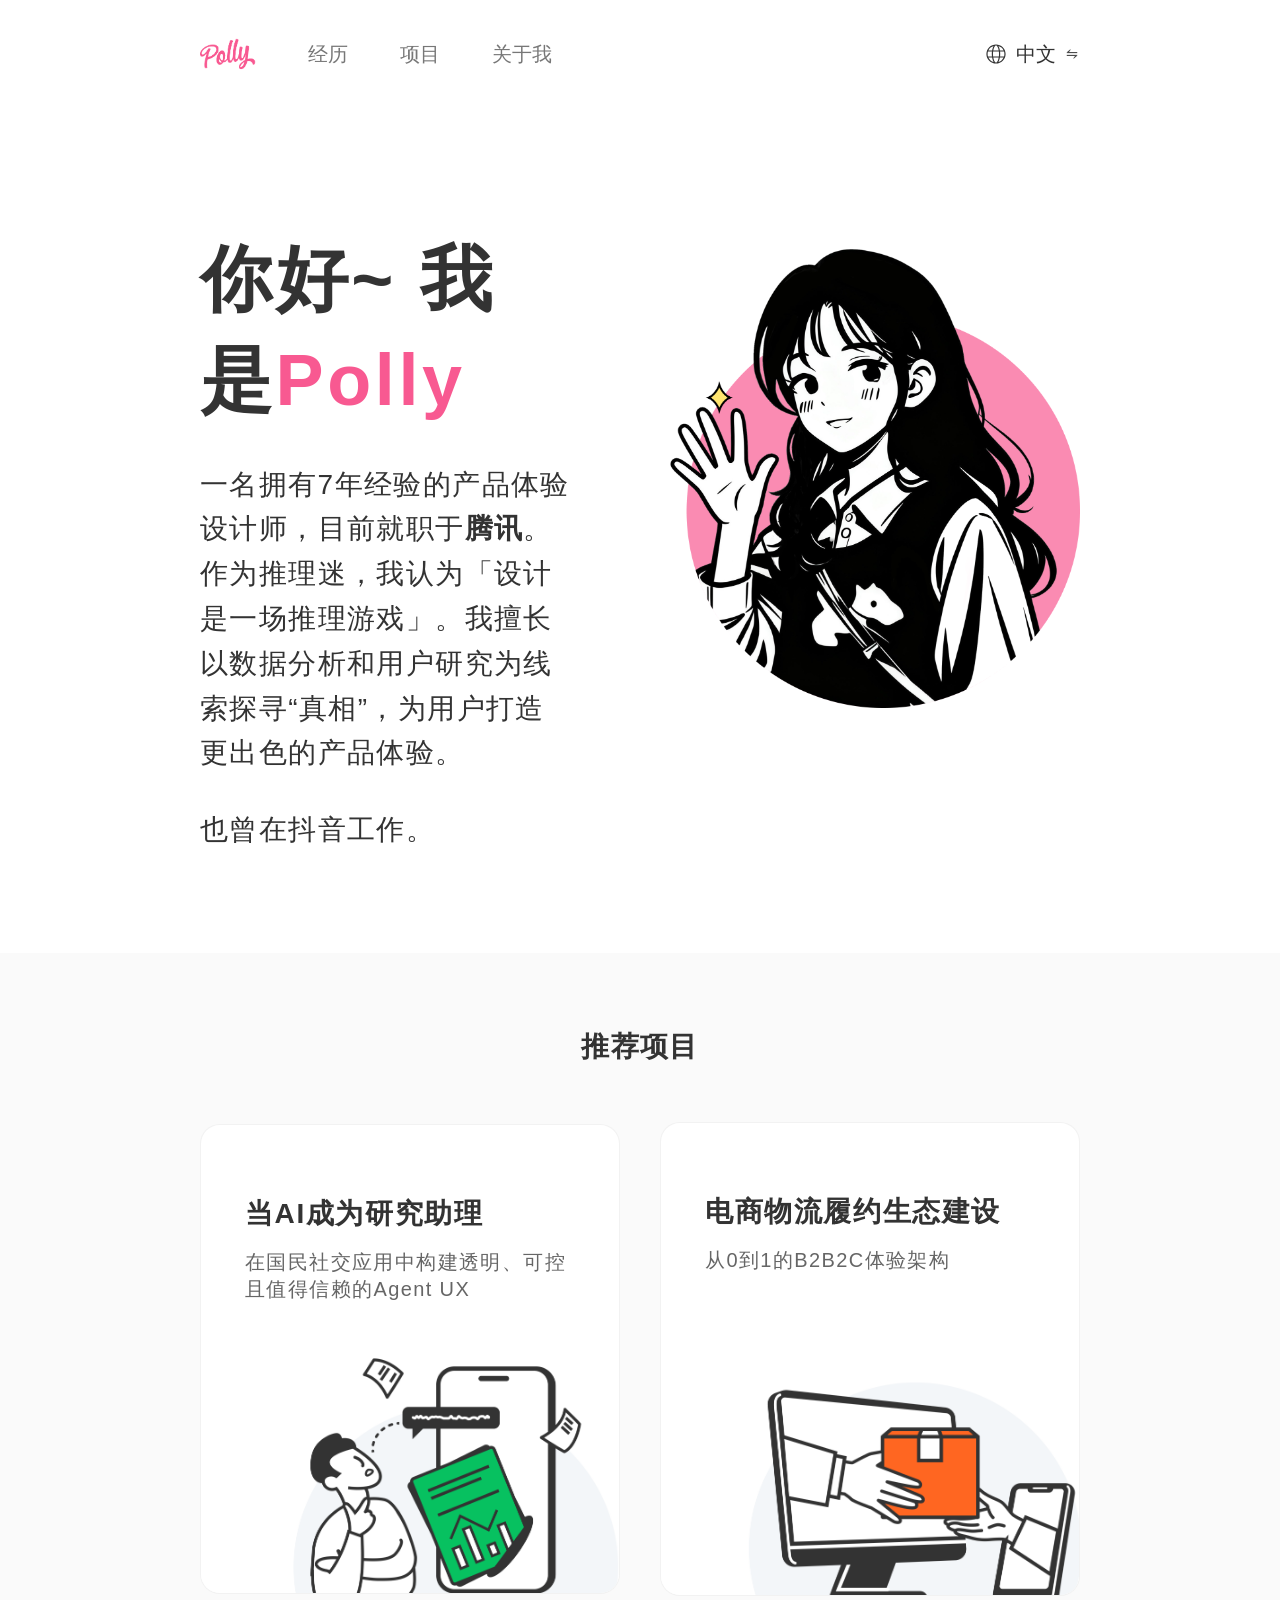
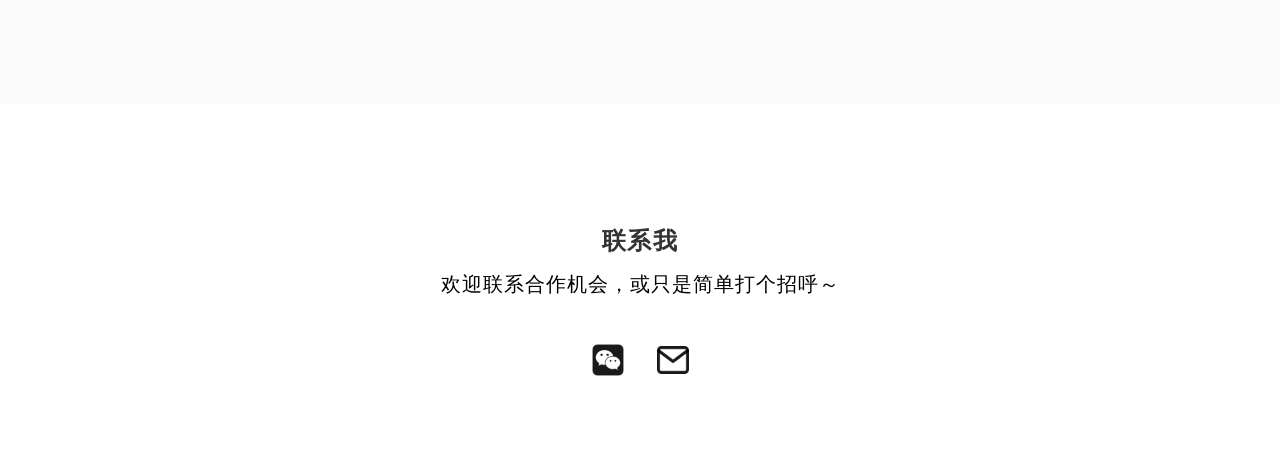
<file: index.html>
<!DOCTYPE html>
<html lang="zh-CN">
<head>
  <meta charset="UTF-8" />
  <meta name="viewport" content="width=device-width, initial-scale=1.0" />
  <title>Polly · 产品体验设计师</title>
  <link rel="stylesheet" href="styles/tokens.css?v=20260622-2232" />
  <link rel="stylesheet" href="styles/base.css?v=20260714-0055" />
  <link rel="stylesheet" href="styles/components.css?v=20260729-2300" />
  <link rel="stylesheet" href="styles/pages.css?v=20260729-2310" />
</head>
<body>

  <!-- ============ Header ============ -->
  <header class="site-header">
    <div class="container">
      <nav class="navbar navbar__inner">
        <ul class="nav-list">
          <li><a class="nav-link nav-home is-active" href="index.html">首页</a></li>
          <li><a class="nav-link" href="experience.html">经历</a></li>
          <li><a class="nav-link" href="projects.html">项目</a></li>
          <li><a class="nav-link" href="#">关于我</a></li>
        </ul>
        <span class="lang-switch">
          <svg width="24" height="24" viewBox="0 0 24 24" fill="none" xmlns="http://www.w3.org/2000/svg"><path d="M3.94839 9.6H7.92639C7.8418 10.3972 7.79974 11.1983 7.80039 12C7.80039 12.828 7.84359 13.632 7.92639 14.4H3.94839C3.71693 13.621 3.59971 12.8126 3.60039 12C3.60039 11.166 3.72159 10.3608 3.94839 9.6ZM4.40919 8.4C4.91949 7.32656 5.65122 6.37329 6.55628 5.60287C7.46134 4.83245 8.51923 4.26233 9.66039 3.93C9.35469 4.39646 9.0985 4.89356 8.89599 5.4132C8.55399 6.2724 8.28039 7.2852 8.09079 8.4H4.40919ZM12.0004 2.4C9.45431 2.4 7.01252 3.41143 5.21217 5.21178C3.41182 7.01213 2.40039 9.45392 2.40039 12C2.40039 14.5461 3.41182 16.9879 5.21217 18.7882C7.01252 20.5886 9.45431 21.6 12.0004 21.6C14.5465 21.6 16.9883 20.5886 18.7886 18.7882C20.589 16.9879 21.6004 14.5461 21.6004 12C21.6004 9.45392 20.589 7.01213 18.7886 5.21178C16.9883 3.41143 14.5465 2.4 12.0004 2.4ZM12.0004 3.6C12.2788 3.6 12.6052 3.7392 12.9664 4.1196C13.3264 4.5012 13.6804 5.0868 13.9888 5.8596C14.2768 6.5796 14.5168 7.44 14.6908 8.4H9.30879C9.48279 7.44 9.72279 6.5808 10.012 5.8584C10.3204 5.0868 10.6744 4.5024 11.0356 4.1184C11.3956 3.7392 11.722 3.6 12.0004 3.6ZM15.91 8.4C15.7468 7.37886 15.4765 6.37774 15.1036 5.4132C14.9011 4.89355 14.6449 4.39646 14.3392 3.93C15.4806 4.26218 16.5387 4.83223 17.444 5.60266C18.3492 6.37308 19.0812 7.32643 19.5916 8.4H15.91ZM14.8672 9.6C14.9536 10.3596 15.0004 11.1648 15.0004 12C15.0004 12.8352 14.9536 13.6404 14.8672 14.4H9.13359C9.04402 13.6031 8.99955 12.8019 9.00039 12C9.00039 11.1648 9.04719 10.3596 9.13359 9.6H14.8672ZM16.0744 14.4C16.1572 13.632 16.2004 12.828 16.2004 12C16.2004 11.172 16.1572 10.368 16.0744 9.6H20.0524C20.2792 10.3608 20.4004 11.166 20.4004 12C20.4004 12.834 20.2792 13.6392 20.0524 14.4H16.0744ZM14.692 15.6C14.518 16.56 14.278 17.4192 13.9888 18.1416C13.6804 18.9132 13.3264 19.4976 12.9664 19.8816C12.6064 20.2608 12.2788 20.4 12.0004 20.4C11.722 20.4 11.3956 20.2608 11.0356 19.8804C10.6744 19.4988 10.3204 18.9132 10.012 18.1404C9.72399 17.4204 9.48399 16.56 9.30879 15.6H14.692ZM14.3392 20.07C14.6272 19.6416 14.8816 19.14 15.1036 18.5868C15.4468 17.7276 15.7216 16.7148 15.91 15.6H19.5916C19.0811 16.6735 18.3492 17.6268 17.4439 18.3973C16.5386 19.1677 15.4805 19.7378 14.3392 20.07ZM9.66159 20.07C8.52021 19.7378 7.46209 19.1678 6.55681 18.3973C5.65154 17.6269 4.91961 16.6736 4.40919 15.6H8.09079C8.27919 16.716 8.55399 17.7276 8.89719 18.5868C9.11919 19.1388 9.37359 19.6416 9.66159 20.07Z" fill="#333333"/></svg>
          中文 <img class="lang-switch__arrow" src="assets/transfer.png" width="16" height="16" alt="展开" />
        </span>
      </nav>
    </div>
  </header>

  <!-- ============ Hero ============ -->
  <section class="section--hero">
    <div class="container">
      <div class="hero">
        <div class="hero__content">
          <h1 class="hero__title">你好~ 我是<span class="accent">Polly</span></h1>
          <p class="hero__desc">一名拥有7年经验的产品体验设计师，目前就职于<strong>腾讯</strong>。作为推理迷，我认为「设计是一场推理游戏」。我擅长以数据分析和用户研究为线索探寻“真相”，为用户打造更出色的产品体验。</p>
          <div class="hero__footer">
            也曾在抖音工作。
          </div>
        </div>
        <div class="hero__avatar">
          <img src="assets/avatar.png" alt="Polly 头像插画" />
        </div>
      </div>
    </div>
  </section>

  <!-- ============ 推荐项目 ============ -->
  <section class="section--soft section--recommend">
    <div class="container">
      <h2 class="section-title" style="margin-bottom:var(--space-13)">推荐项目</h2>
      <main class="home-recommend" aria-label="项目展示">
        <article class="home-recommend__card home-recommend__card--ai" data-href="project-ai.html" tabindex="0" role="link" aria-label="查看项目：当AI成为研究助理">
          <header class="home-recommend__content">
            <h3 class="home-recommend__title">当AI成为研究助理</h3>
            <p class="home-recommend__desc">在国民社交应用中构建透明、可控且值得信赖的Agent UX</p>
          </header>
          <img
            class="home-recommend__image"
            src="assets/home_AI.png"
            alt="当AI成为研究助理项目封面"
            loading="lazy"
            decoding="async"
          />
        </article>

        <article class="home-recommend__card home-recommend__card--logistic" data-href="project-logistic.html" tabindex="0" role="link" aria-label="查看项目：电商物流履约生态建设">
          <header class="home-recommend__content">
            <h3 class="home-recommend__title">电商物流履约生态建设</h3>
            <p class="home-recommend__desc">从0到1的B2B2C体验架构</p>
          </header>
          <img
            class="home-recommend__image"
            src="assets/home_logistic.png"
            alt="电商物流履约生态建设项目封面"
            loading="lazy"
            decoding="async"
          />
        </article>
      </main>
    </div>
  </section>

  <!-- ============ 联系我 ============ -->
  <footer class="container">
    <div class="contact">
      <div>
        <h3 class="contact__title">联系我</h3>
        <p class="contact__subtitle">欢迎联系合作机会，或只是简单打个招呼～</p>
      </div>
      <div class="social">
        <button class="social__icon" type="button" data-copy="be_aGoodZpp" data-toast="已复制微信号" aria-label="复制微信号">
          <img src="assets/icon-wechat.png" alt="微信" />
        </button>
        <button class="social__icon" type="button" data-copy="245583214@qq.com" data-toast="已复制邮箱地址" aria-label="复制邮箱地址">
          <img src="assets/icon-mail.png" alt="邮箱" />
        </button>
      </div>
    </div>
  </footer>
  <script src="scripts/app.js?v=20260729-0033"></script>
</body>
</html>
</file>
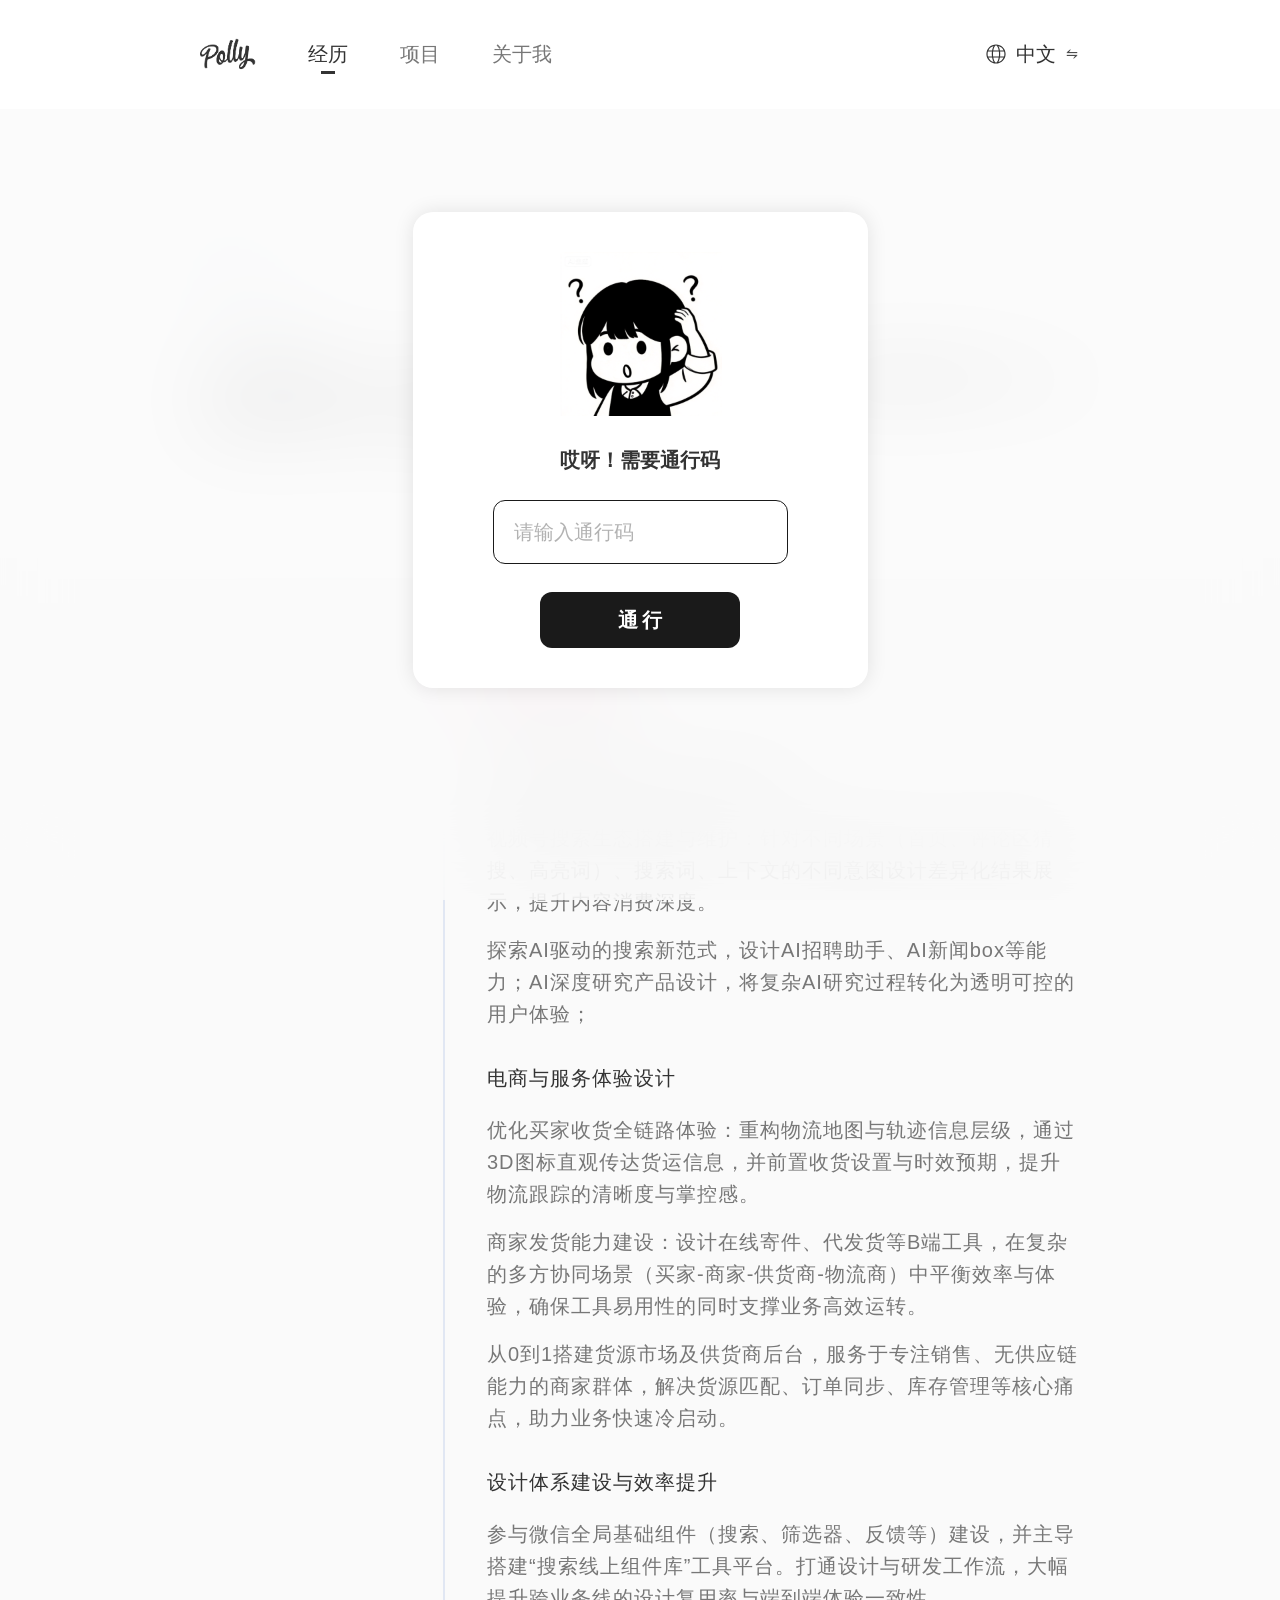
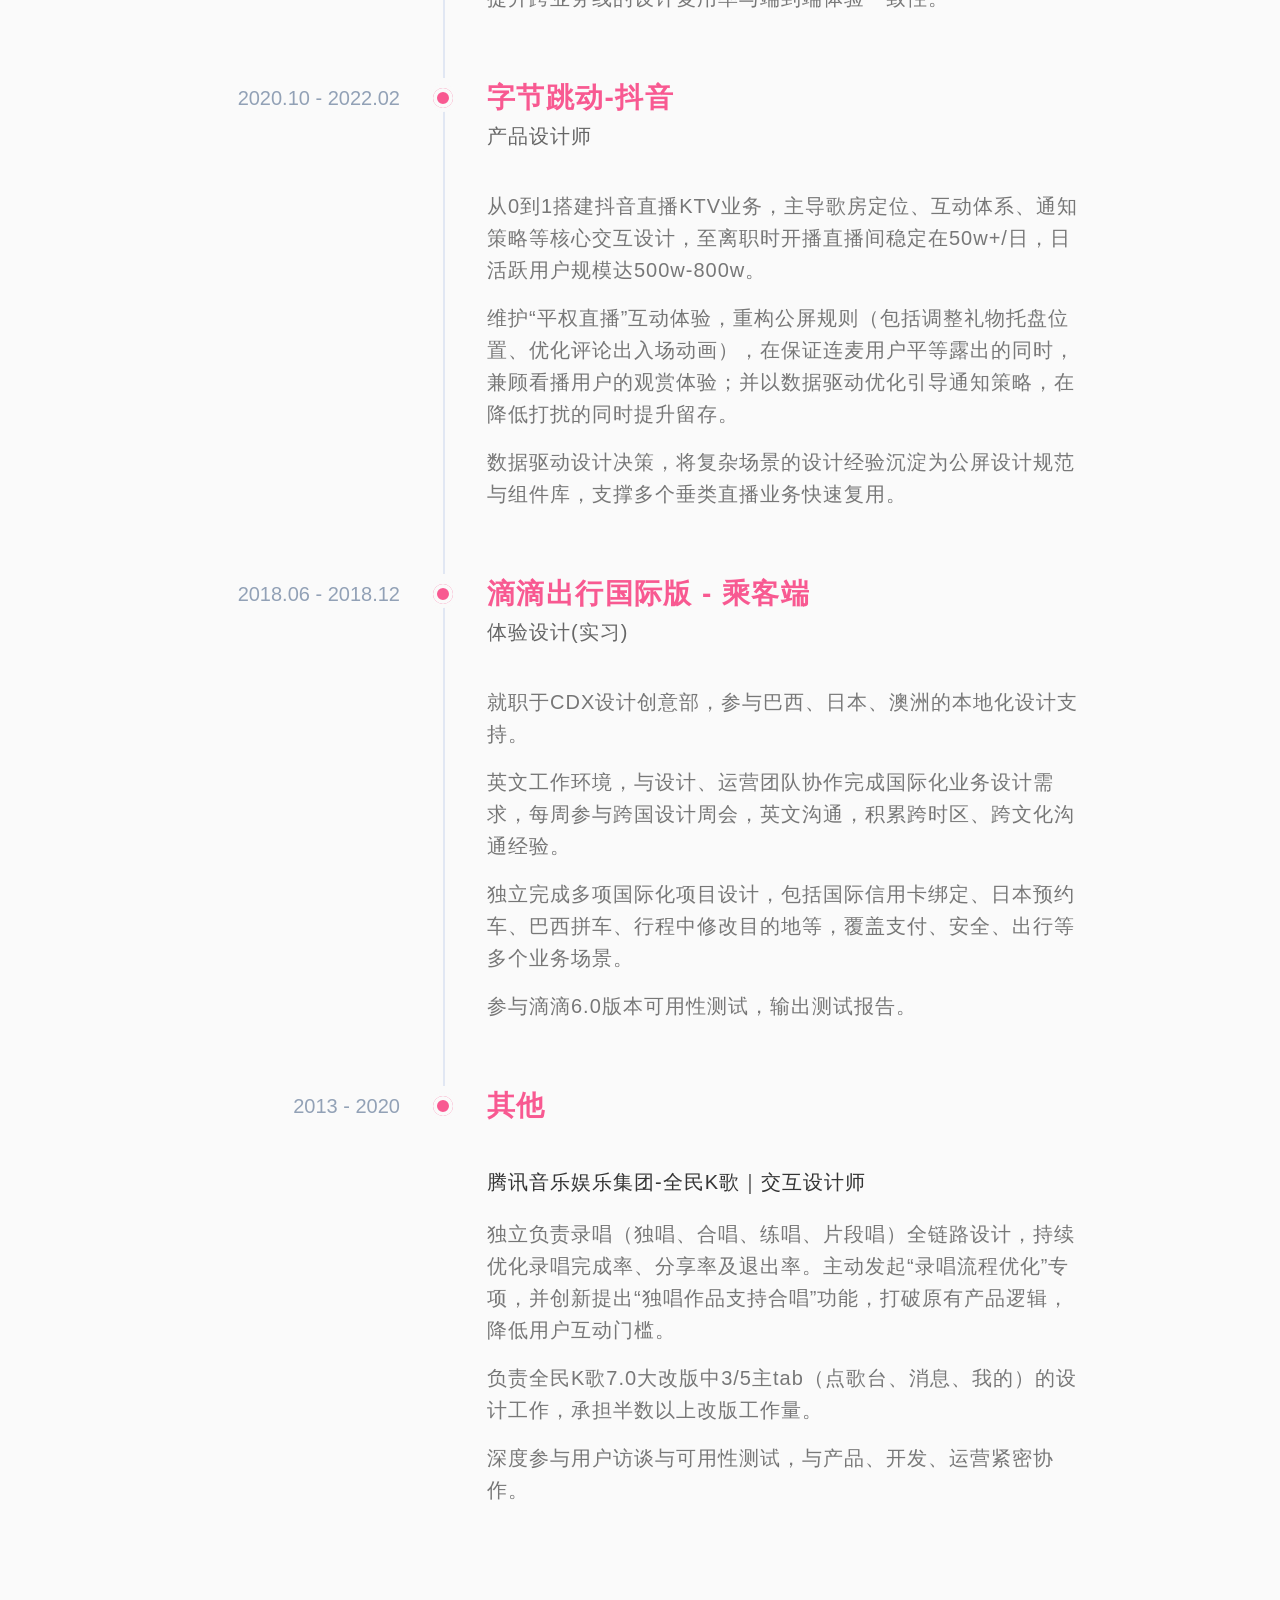
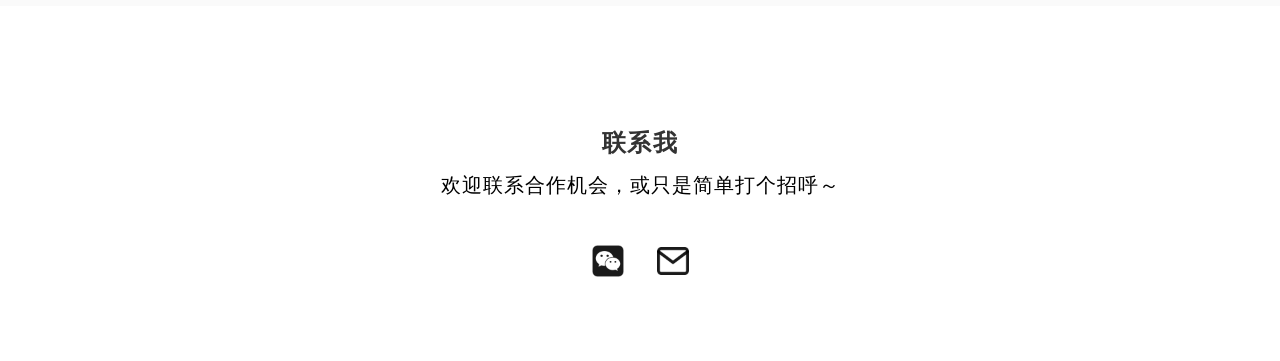
<file: experience.html>
<!DOCTYPE html>
<html lang="zh-CN">
<head>
  <meta charset="UTF-8" />
  <meta name="viewport" content="width=device-width, initial-scale=1.0" />
  <title>经历 · Polly</title>
  <link rel="stylesheet" href="styles/tokens.css?v=20260621-2332" />
  <link rel="stylesheet" href="styles/base.css?v=20260714-0055" />
  <link rel="stylesheet" href="styles/components.css?v=20260729-2300" />
  <link rel="stylesheet" href="styles/pages.css?v=20260729-2310" />
</head>
<body data-protected>

  <!-- ============ Header ============ -->
  <header class="site-header">
    <div class="container">
      <nav class="navbar navbar__inner">
        <ul class="nav-list">
          <li><a class="nav-link nav-home" href="index.html">首页</a></li>
          <li><a class="nav-link is-active" href="experience.html">经历</a></li>
          <li><a class="nav-link" href="projects.html">项目</a></li>
          <li><a class="nav-link" href="#">关于我</a></li>
        </ul>
        <span class="lang-switch">
          <svg width="24" height="24" viewBox="0 0 24 24" fill="none" xmlns="http://www.w3.org/2000/svg"><path d="M3.94839 9.6H7.92639C7.8418 10.3972 7.79974 11.1983 7.80039 12C7.80039 12.828 7.84359 13.632 7.92639 14.4H3.94839C3.71693 13.621 3.59971 12.8126 3.60039 12C3.60039 11.166 3.72159 10.3608 3.94839 9.6ZM4.40919 8.4C4.91949 7.32656 5.65122 6.37329 6.55628 5.60287C7.46134 4.83245 8.51923 4.26233 9.66039 3.93C9.35469 4.39646 9.0985 4.89356 8.89599 5.4132C8.55399 6.2724 8.28039 7.2852 8.09079 8.4H4.40919ZM12.0004 2.4C9.45431 2.4 7.01252 3.41143 5.21217 5.21178C3.41182 7.01213 2.40039 9.45392 2.40039 12C2.40039 14.5461 3.41182 16.9879 5.21217 18.7882C7.01252 20.5886 9.45431 21.6 12.0004 21.6C14.5465 21.6 16.9883 20.5886 18.7886 18.7882C20.589 16.9879 21.6004 14.5461 21.6004 12C21.6004 9.45392 20.589 7.01213 18.7886 5.21178C16.9883 3.41143 14.5465 2.4 12.0004 2.4ZM12.0004 3.6C12.2788 3.6 12.6052 3.7392 12.9664 4.1196C13.3264 4.5012 13.6804 5.0868 13.9888 5.8596C14.2768 6.5796 14.5168 7.44 14.6908 8.4H9.30879C9.48279 7.44 9.72279 6.5808 10.012 5.8584C10.3204 5.0868 10.6744 4.5024 11.0356 4.1184C11.3956 3.7392 11.722 3.6 12.0004 3.6ZM15.91 8.4C15.7468 7.37886 15.4765 6.37774 15.1036 5.4132C14.9011 4.89355 14.6449 4.39646 14.3392 3.93C15.4806 4.26218 16.5387 4.83223 17.444 5.60266C18.3492 6.37308 19.0812 7.32643 19.5916 8.4H15.91ZM14.8672 9.6C14.9536 10.3596 15.0004 11.1648 15.0004 12C15.0004 12.8352 14.9536 13.6404 14.8672 14.4H9.13359C9.04402 13.6031 8.99955 12.8019 9.00039 12C9.00039 11.1648 9.04719 10.3596 9.13359 9.6H14.8672ZM16.0744 14.4C16.1572 13.632 16.2004 12.828 16.2004 12C16.2004 11.172 16.1572 10.368 16.0744 9.6H20.0524C20.2792 10.3608 20.4004 11.166 20.4004 12C20.4004 12.834 20.2792 13.6392 20.0524 14.4H16.0744ZM14.692 15.6C14.518 16.56 14.278 17.4192 13.9888 18.1416C13.6804 18.9132 13.3264 19.4976 12.9664 19.8816C12.6064 20.2608 12.2788 20.4 12.0004 20.4C11.722 20.4 11.3956 20.2608 11.0356 19.8804C10.6744 19.4988 10.3204 18.9132 10.012 18.1404C9.72399 17.4204 9.48399 16.56 9.30879 15.6H14.692ZM14.3392 20.07C14.6272 19.6416 14.8816 19.14 15.1036 18.5868C15.4468 17.7276 15.7216 16.7148 15.91 15.6H19.5916C19.0811 16.6735 18.3492 17.6268 17.4439 18.3973C16.5386 19.1677 15.4805 19.7378 14.3392 20.07ZM9.66159 20.07C8.52021 19.7378 7.46209 19.1678 6.55681 18.3973C5.65154 17.6269 4.91961 16.6736 4.40919 15.6H8.09079C8.27919 16.716 8.55399 17.7276 8.89719 18.5868C9.11919 19.1388 9.37359 19.6416 9.66159 20.07Z" fill="#333333"/></svg>
          中文 <img class="lang-switch__arrow" src="assets/transfer.png" alt="展开" />
        </span>
      </nav>
    </div>
  </header>

  <!-- ============ 一句话总结 ============ -->
  <section class="exp-quote">
    <div class="container">
      <div class="quote-block">
        <div class="quote-block__mark" aria-hidden="true">
          <img class="quote-block__mark-icon" src="assets/“.png" alt="" />
        </div>
        <div class="quote-block__label">一句话总结</div>
        <p class="quote-block__text">产品体验设计师，7年经验，深耕搜索体验、社交互动、AI赋能和电商平台，具备跨团队推动力与国际化协作背景。</p>
      </div>
    </div>
  </section>

  <!-- ============ 时间轴 ============ -->
  <section class="exp-timeline">
    <div class="container">
      <div class="timeline timeline--exp">

        <!-- 腾讯-微信 -->
        <div class="timeline__item">
          <div class="timeline__date">2022.02 - 至今</div>
          <div class="timeline__body">
            <span class="timeline__dot"></span>
            <div class="timeline__company">腾讯-微信</div>
            <div class="timeline__role">产品体验设计师</div>

            <div class="timeline__group">
              <div class="timeline__subhead">核心搜索能力建设与AI能力搭建</div>
              <p class="timeline__p">视频号搜索生态搭建与维护：针对不同场景（首页、评论区猜搜、高亮词）、搜索词、上下文的不同意图设计差异化结果展示，提升内容消费深度。</p>
              <p class="timeline__p">探索AI驱动的搜索新范式，设计AI招聘助手、AI新闻box等能力；AI深度研究产品设计，将复杂AI研究过程转化为透明可控的用户体验；</p>
            </div>

            <div class="timeline__group">
              <div class="timeline__subhead">电商与服务体验设计</div>
              <p class="timeline__p">优化买家收货全链路体验：重构物流地图与轨迹信息层级，通过3D图标直观传达货运信息，并前置收货设置与时效预期，提升物流跟踪的清晰度与掌控感。</p>
              <p class="timeline__p">商家发货能力建设：设计在线寄件、代发货等B端工具，在复杂的多方协同场景（买家-商家-供货商-物流商）中平衡效率与体验，确保工具易用性的同时支撑业务高效运转。</p>
              <p class="timeline__p">从0到1搭建货源市场及供货商后台，服务于专注销售、无供应链能力的商家群体，解决货源匹配、订单同步、库存管理等核心痛点，助力业务快速冷启动。</p>
            </div>

            <div class="timeline__group">
              <div class="timeline__subhead">设计体系建设与效率提升</div>
              <p class="timeline__p">参与微信全局基础组件（搜索、筛选器、反馈等）建设，并主导搭建“搜索线上组件库”工具平台。打通设计与研发工作流，大幅提升跨业务线的设计复用率与端到端体验一致性。</p>
            </div>

          </div>
        </div>

        <!-- 字节跳动-抖音 -->
        <div class="timeline__item">
          <div class="timeline__date">2020.10 - 2022.02</div>
          <div class="timeline__body">
            <span class="timeline__dot"></span>
            <div class="timeline__company">字节跳动-抖音</div>
            <div class="timeline__role">产品设计师</div>
            <div class="timeline__group">
              <p class="timeline__p">从0到1搭建抖音直播KTV业务，主导歌房定位、互动体系、通知策略等核心交互设计，至离职时开播直播间稳定在50w+/日，日活跃用户规模达500w-800w。</p>
              <p class="timeline__p">维护“平权直播”互动体验，重构公屏规则（包括调整礼物托盘位置、优化评论出入场动画），在保证连麦用户平等露出的同时，兼顾看播用户的观赏体验；并以数据驱动优化引导通知策略，在降低打扰的同时提升留存。</p>
              <p class="timeline__p">数据驱动设计决策，将复杂场景的设计经验沉淀为公屏设计规范与组件库，支撑多个垂类直播业务快速复用。</p>
            </div>
          </div>
        </div>

        <!-- 滴滴 -->
        <div class="timeline__item">
          <div class="timeline__date">2018.06 - 2018.12</div>
          <div class="timeline__body">
            <span class="timeline__dot"></span>
            <div class="timeline__company">滴滴出行国际版 - 乘客端</div>
            <div class="timeline__role">体验设计(实习)</div>
            <div class="timeline__group">
              <p class="timeline__p">就职于CDX设计创意部，参与巴西、日本、澳洲的本地化设计支持。</p>
              <p class="timeline__p">英文工作环境，与设计、运营团队协作完成国际化业务设计需求，每周参与跨国设计周会，英文沟通，积累跨时区、跨文化沟通经验。</p>
              <p class="timeline__p">独立完成多项国际化项目设计，包括国际信用卡绑定、日本预约车、巴西拼车、行程中修改目的地等，覆盖支付、安全、出行等多个业务场景。</p>
              <p class="timeline__p">参与滴滴6.0版本可用性测试，输出测试报告。</p>
            </div>
          </div>
        </div>

        <!-- 其他 -->
        <div class="timeline__item">
          <div class="timeline__date">2013 - 2020</div>
          <div class="timeline__body">
            <span class="timeline__dot"></span>
            <div class="timeline__company" style="margin-bottom: 40px;">其他</div>

            <div class="timeline__group">
              <div class="timeline__subhead">腾讯音乐娱乐集团-全民K歌｜交互设计师</div>
              <p class="timeline__p">独立负责录唱（独唱、合唱、练唱、片段唱）全链路设计，持续优化录唱完成率、分享率及退出率。主动发起“录唱流程优化”专项，并创新提出“独唱作品支持合唱”功能，打破原有产品逻辑，降低用户互动门槛。</p>
              <p class="timeline__p">负责全民K歌7.0大改版中3/5主tab（点歌台、消息、我的）的设计工作，承担半数以上改版工作量。</p>
              <p class="timeline__p">深度参与用户访谈与可用性测试，与产品、开发、运营紧密协作。</p>
            </div>
<!-- 
            <div class="timeline__group">
              <div class="timeline__subhead">中山大学｜交互设计（硕士）</div>
              <p class="timeline__p">研究课题：《VR环境下的手势菜单设计及其于纯手势的交互对比研究》</p>
            </div>

            <div class="timeline__group">
              <div class="timeline__subhead">厦门大学｜软件工程（学士）</div>
              <p class="timeline__p">毕设课题《社交机器人情景交互计算研究——手势交互部分》</p>
            </div>-->
          </div>
        </div>

      </div>
    </div>
  </section>

  <!-- ============ 联系我 ============ -->
  <footer class="container">
    <div class="contact">
      <div>
        <h3 class="contact__title">联系我</h3>
        <p class="contact__subtitle">欢迎联系合作机会，或只是简单打个招呼～</p>
      </div>
      <div class="social">
        <button class="social__icon" type="button" data-copy="be_aGoodZpp" data-toast="已复制微信号" aria-label="复制微信号">
          <img src="assets/icon-wechat.png" alt="微信" />
        </button>
        <button class="social__icon" type="button" data-copy="245583214@qq.com" data-toast="已复制邮箱地址" aria-label="复制邮箱地址">
          <img src="assets/icon-mail.png" alt="邮箱" />
        </button>
      </div>
    </div>
  </footer>
  <script src="scripts/app.js?v=20260729-0033"></script>
</body>
</html>
</file>
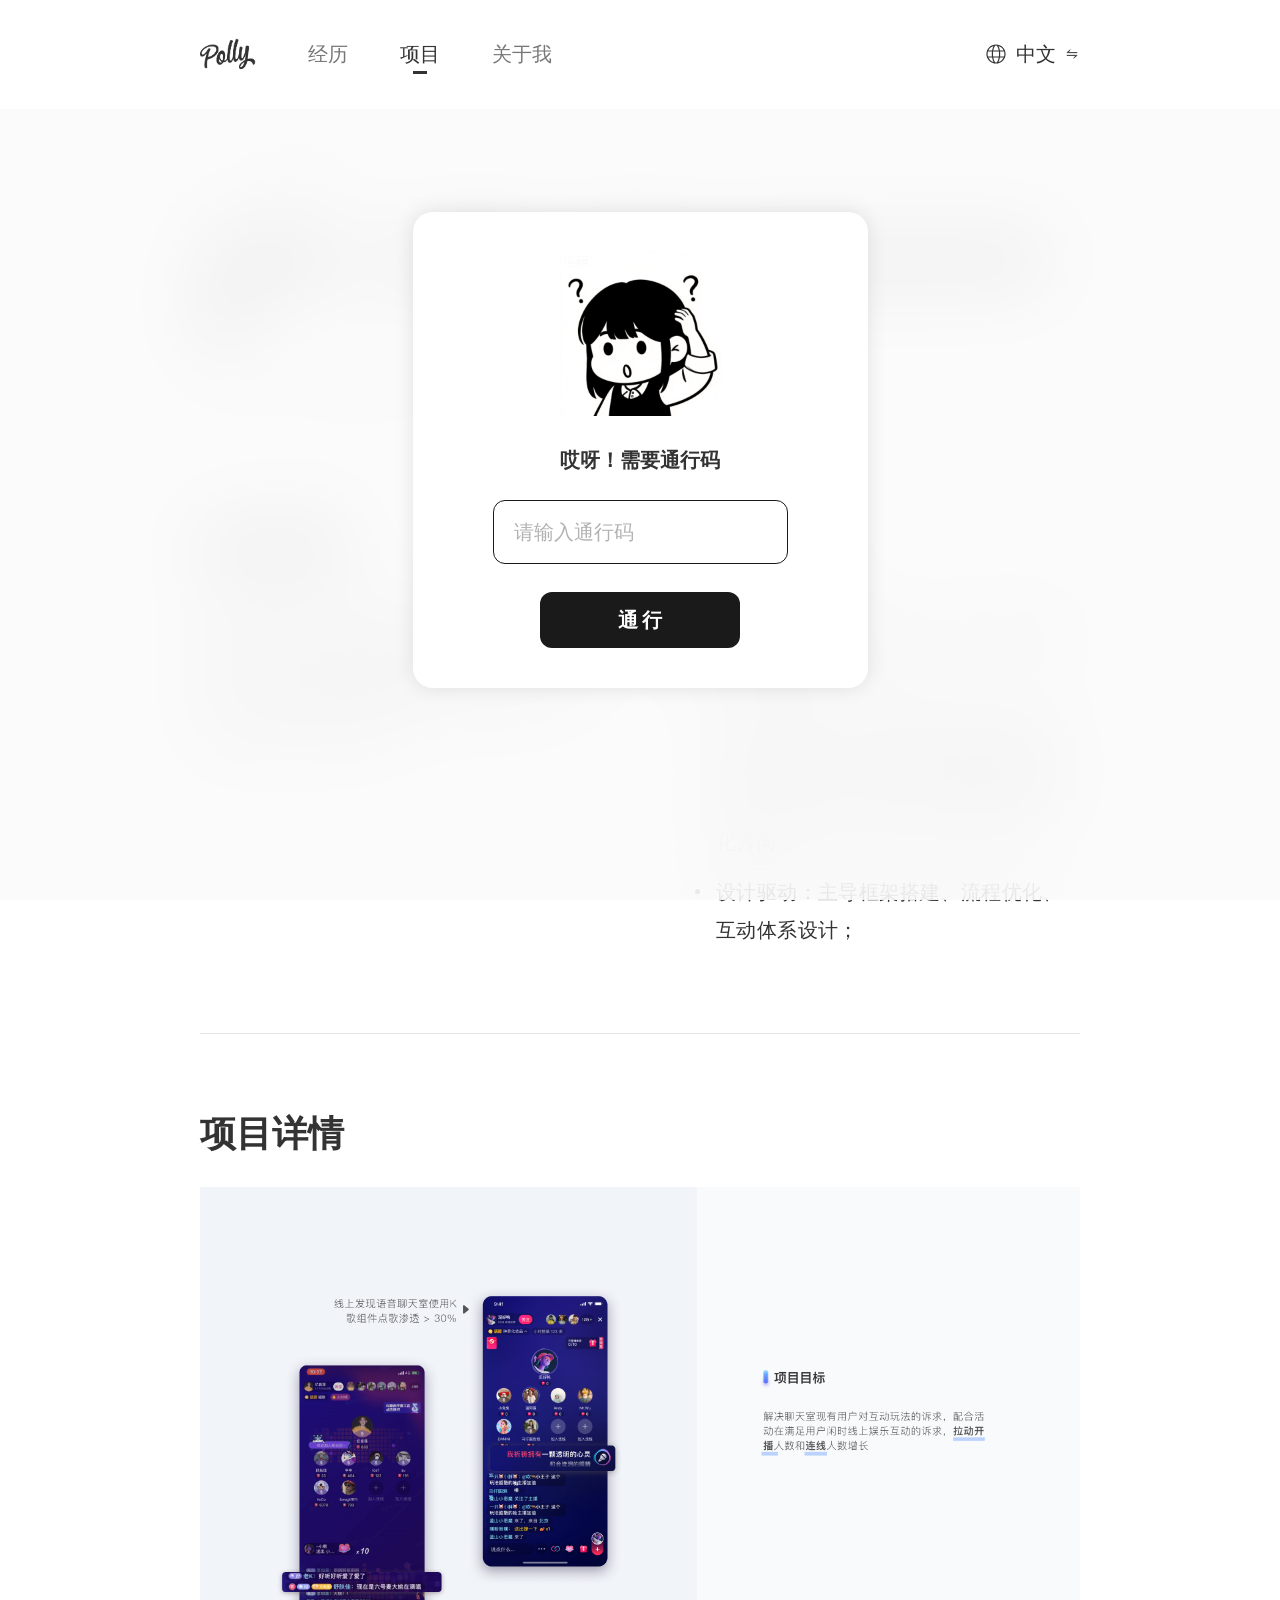
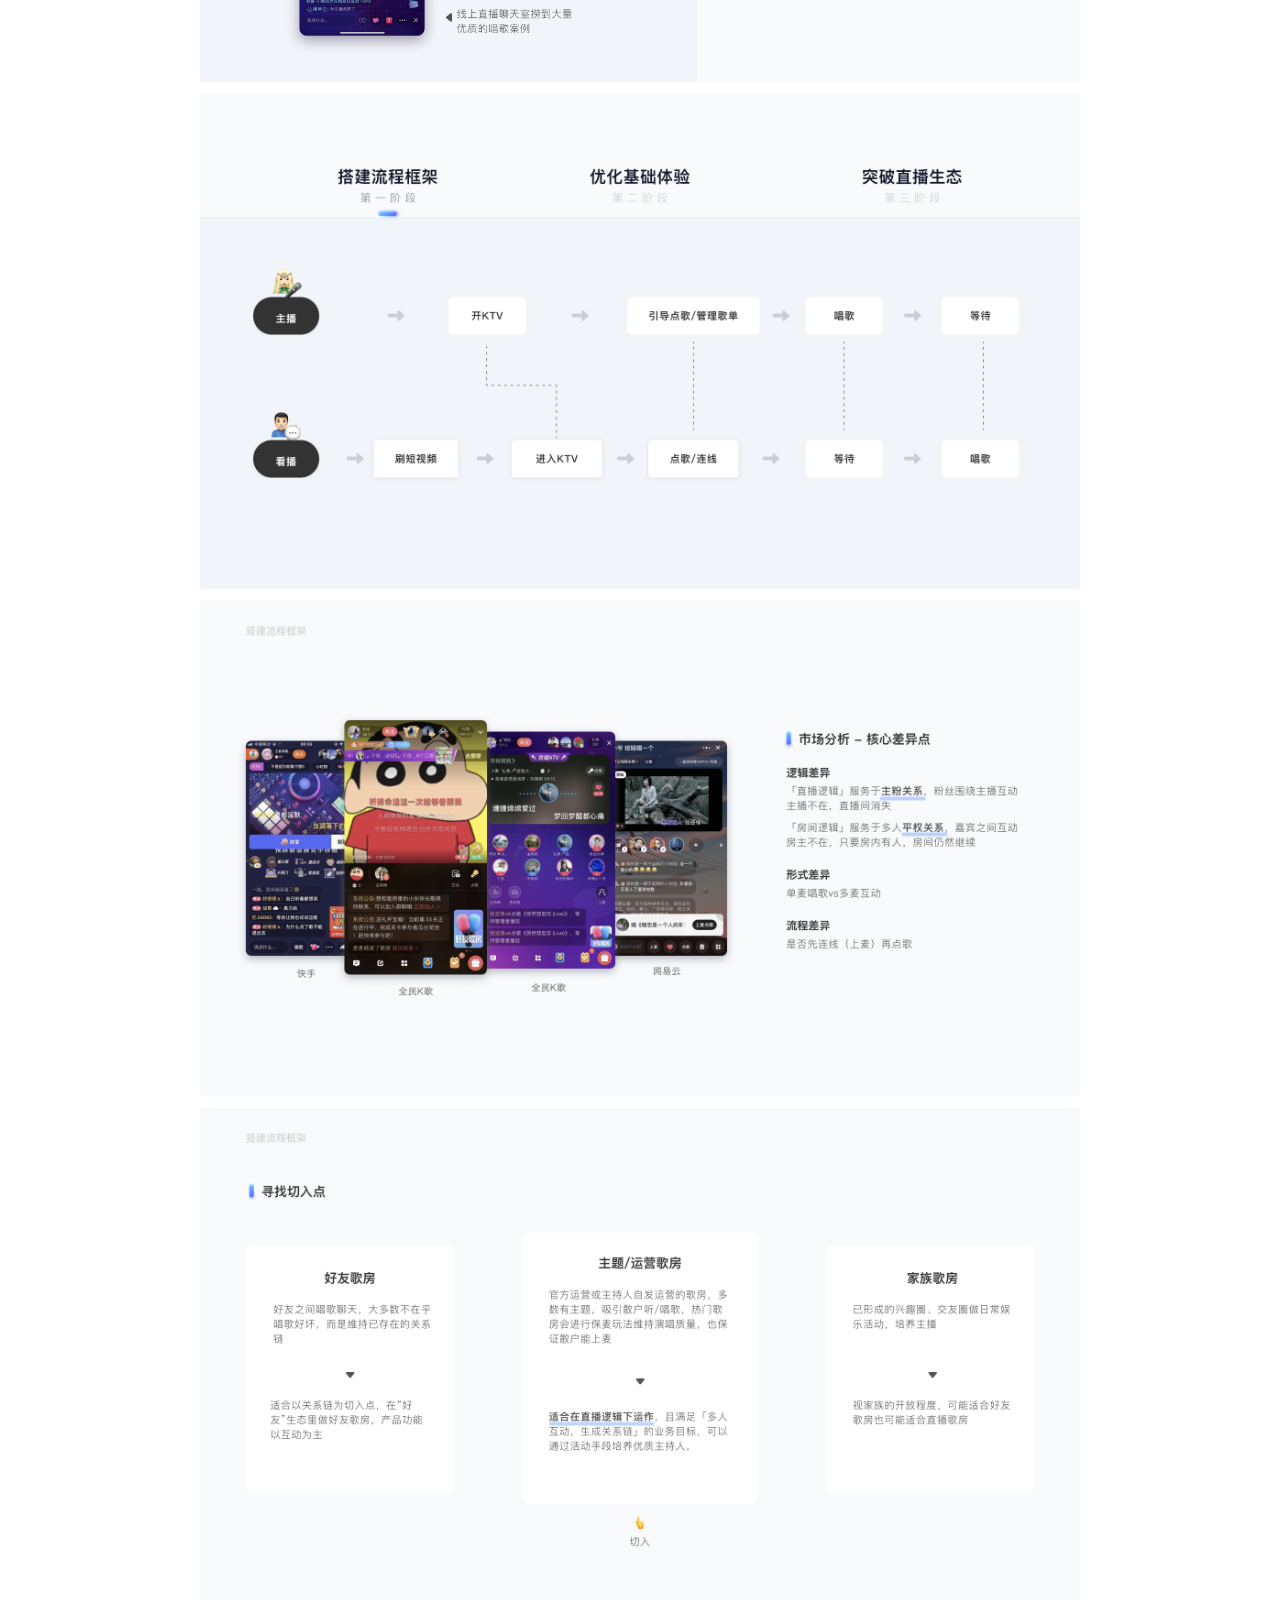
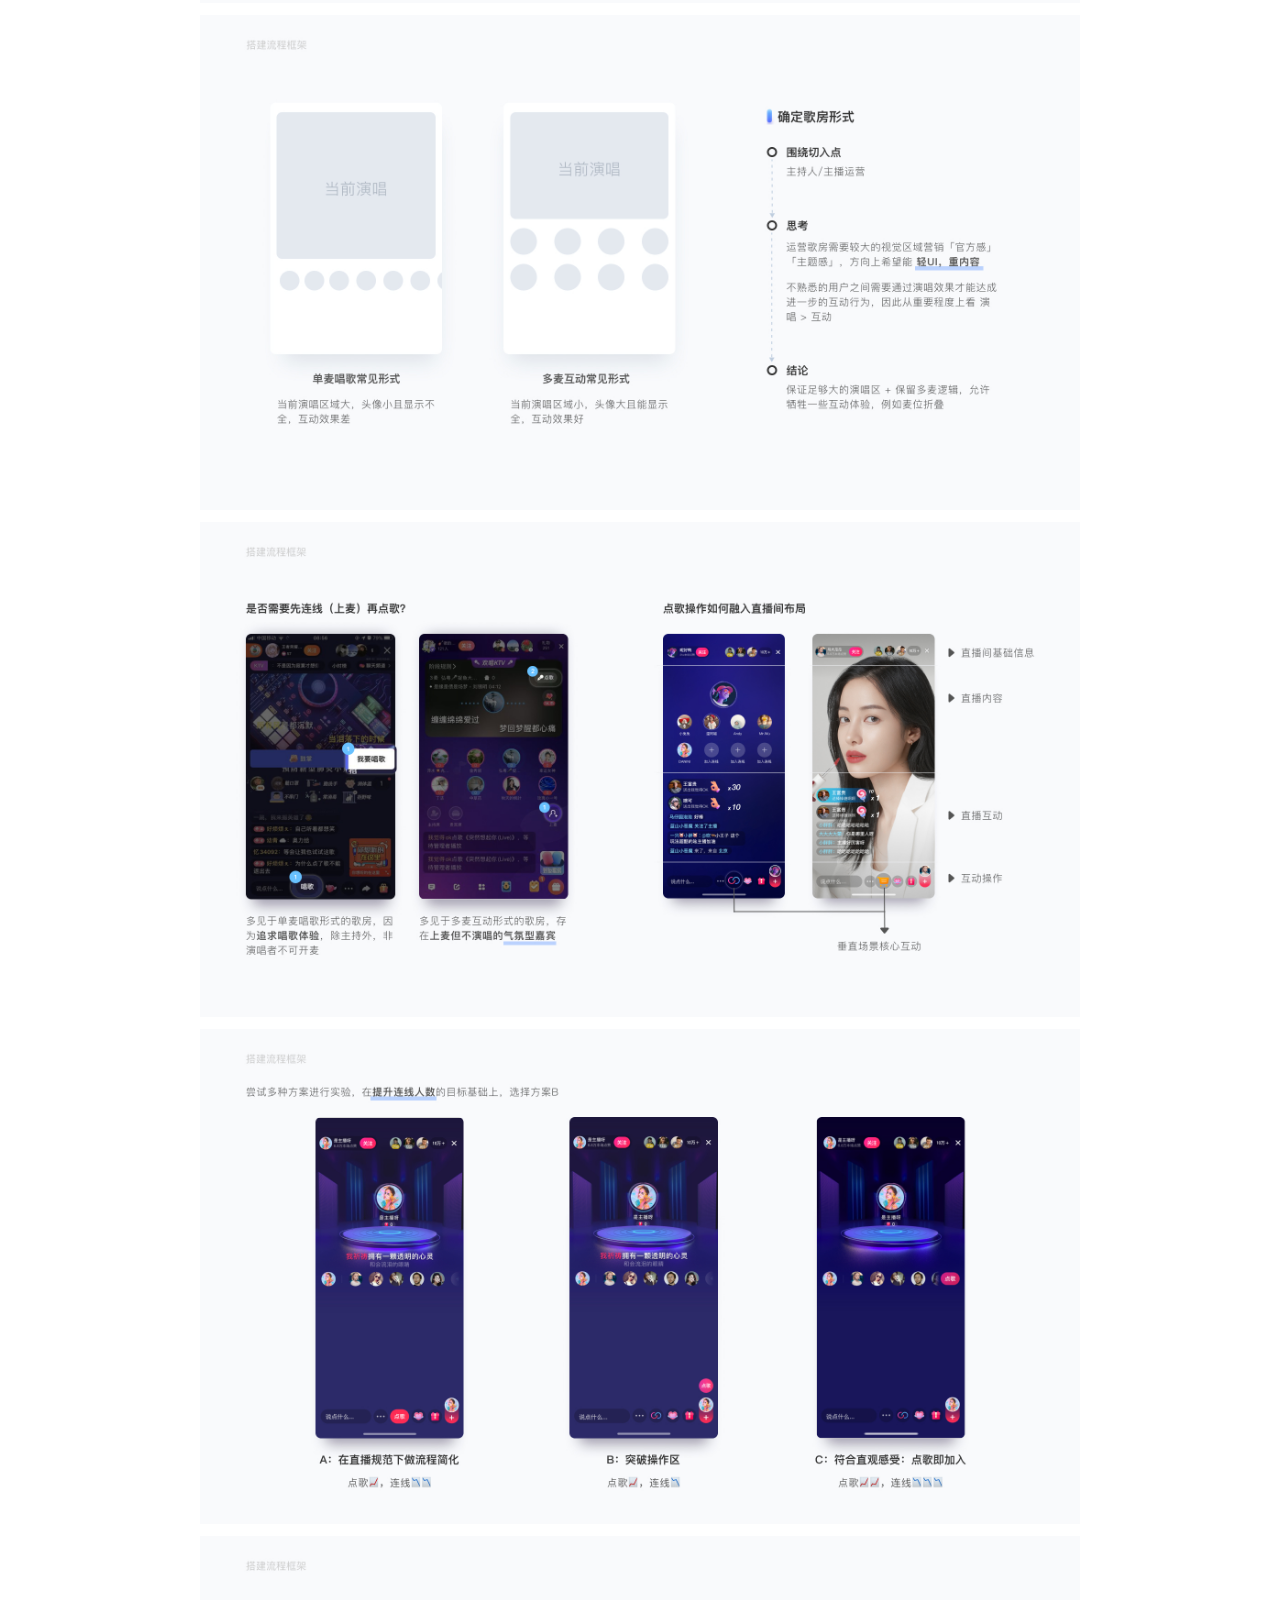
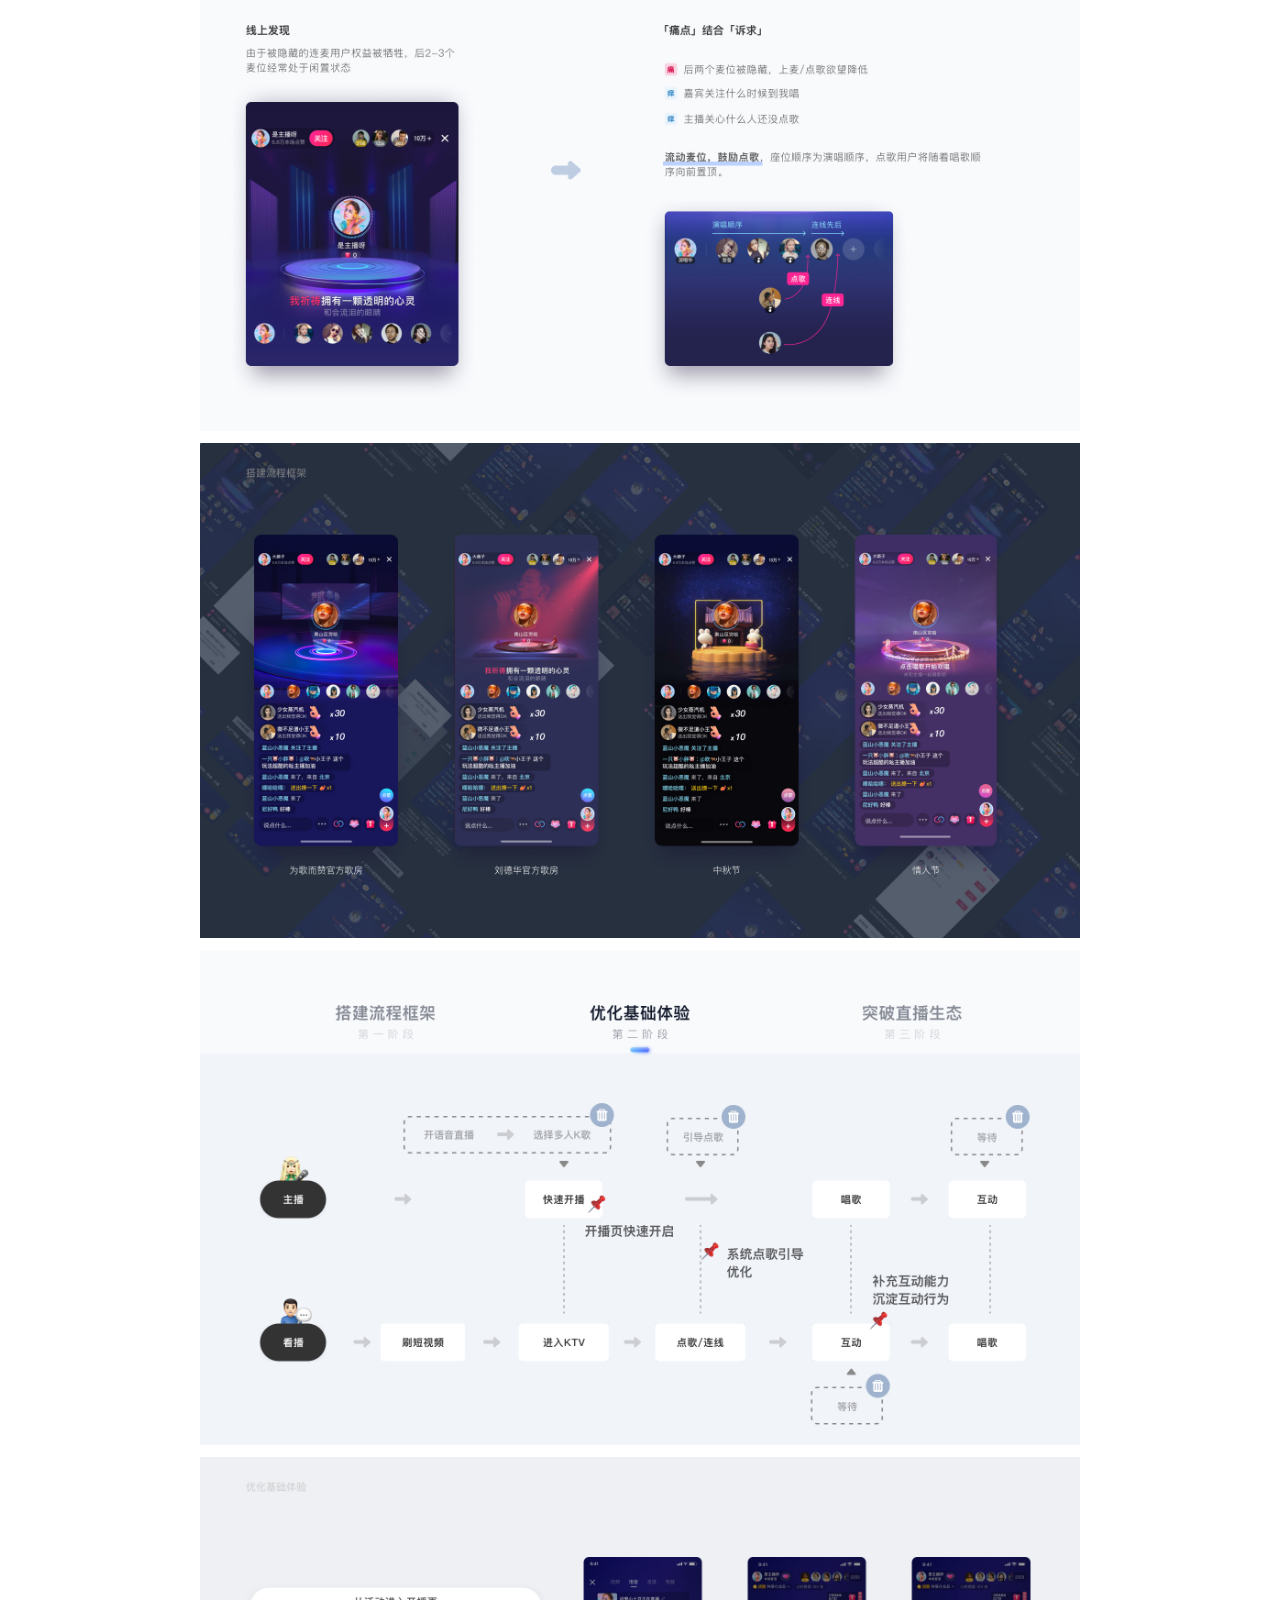
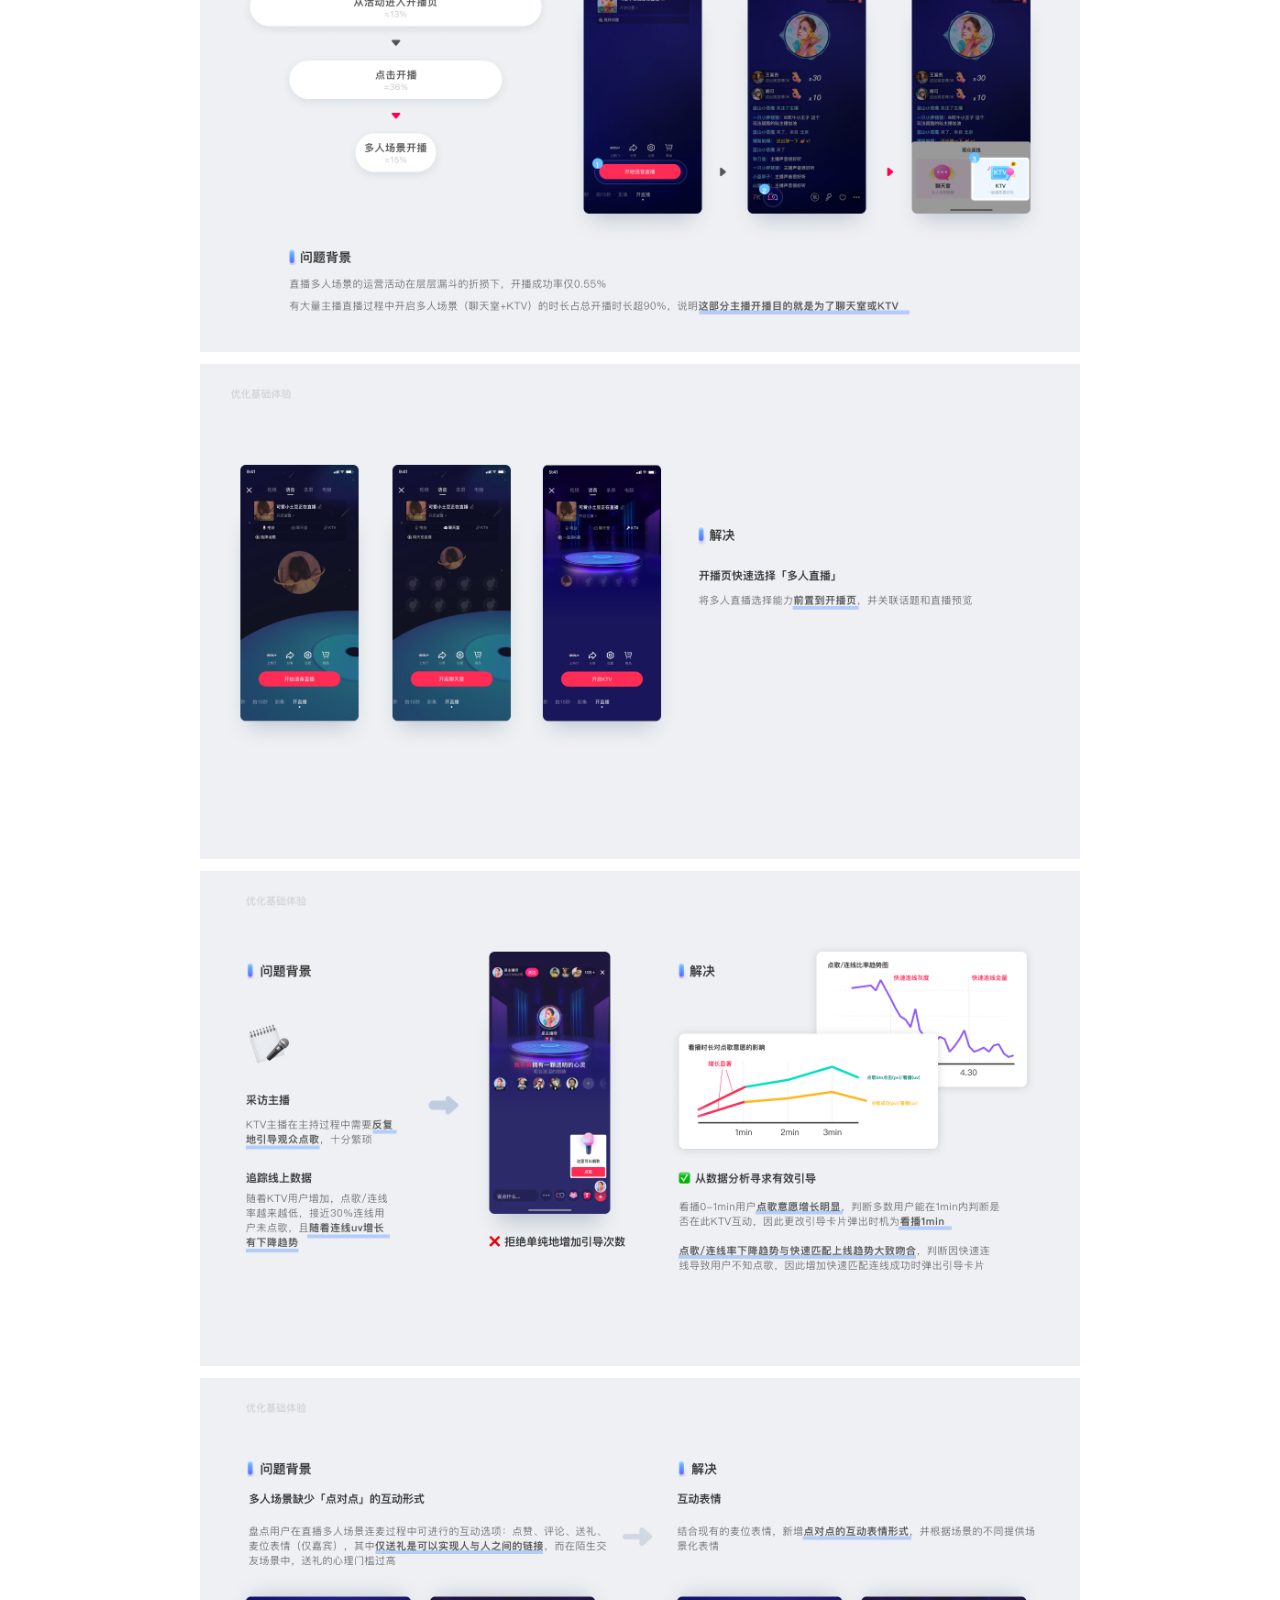
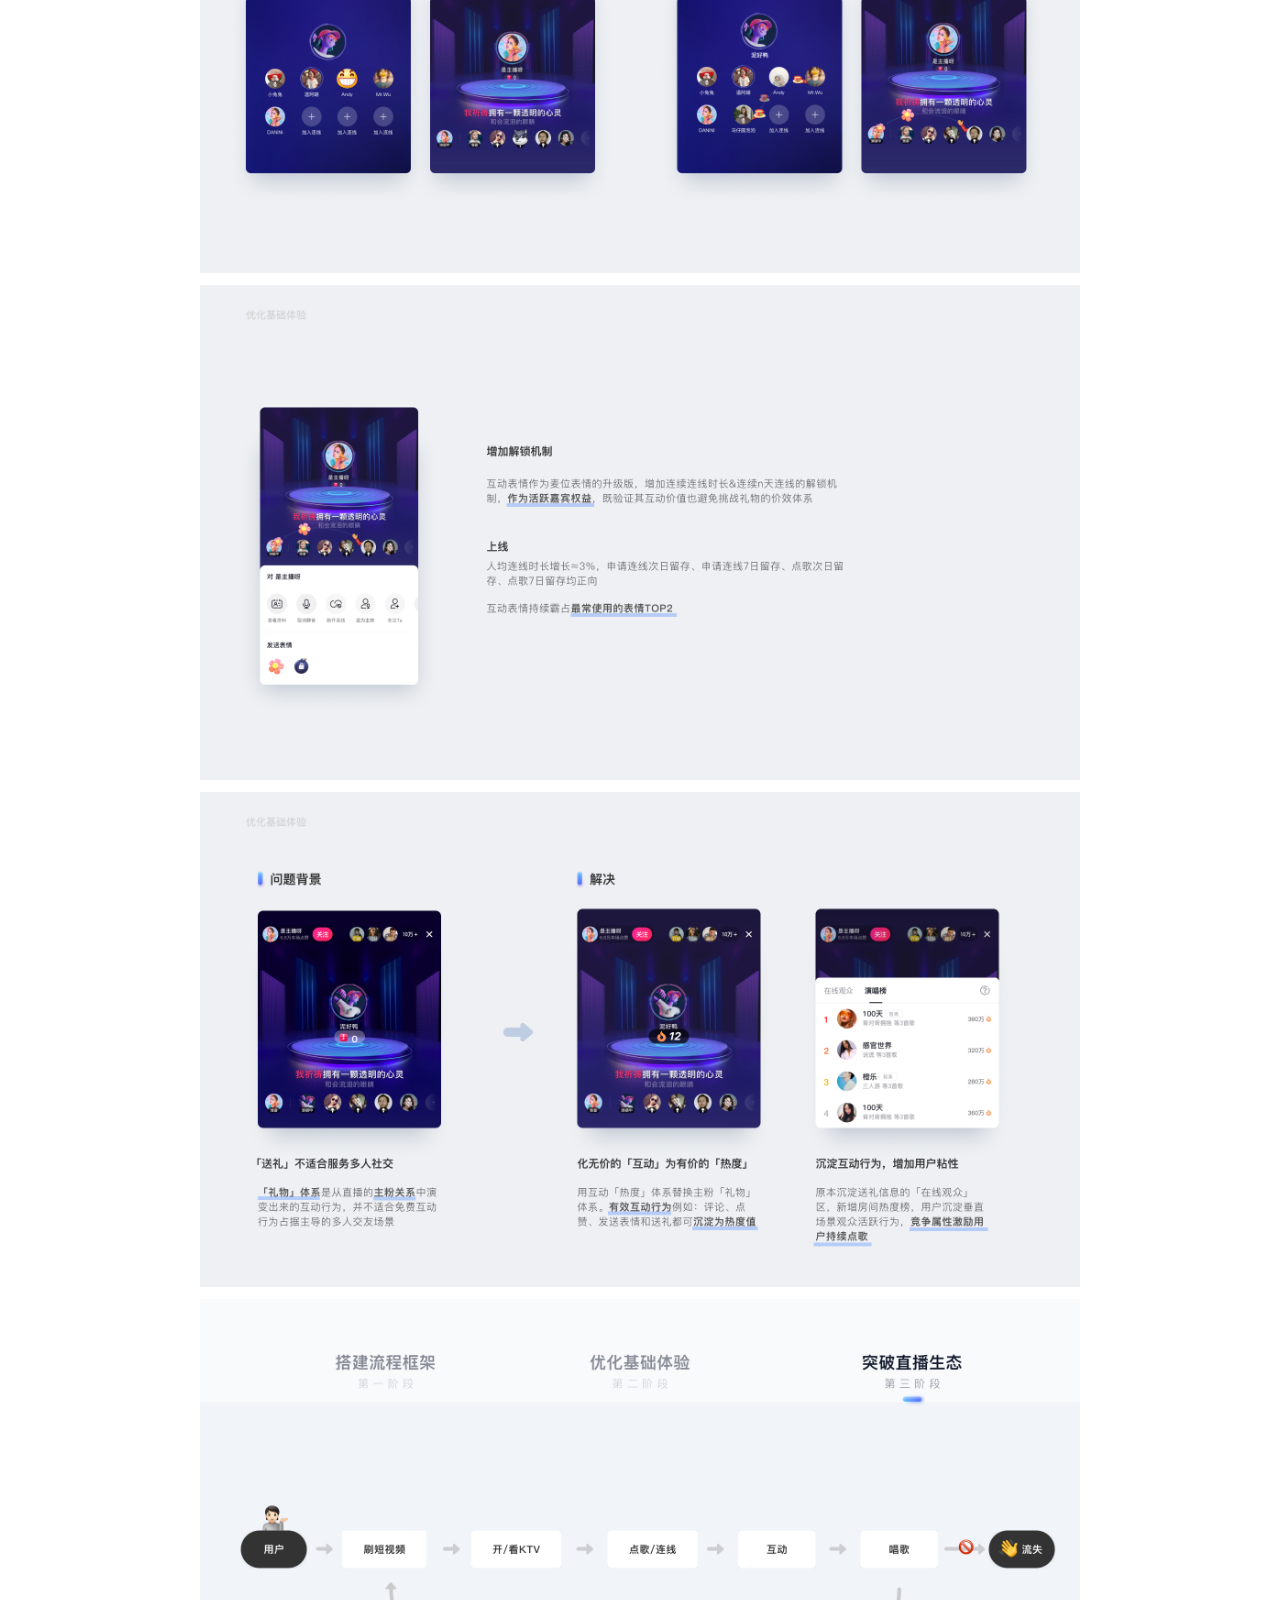
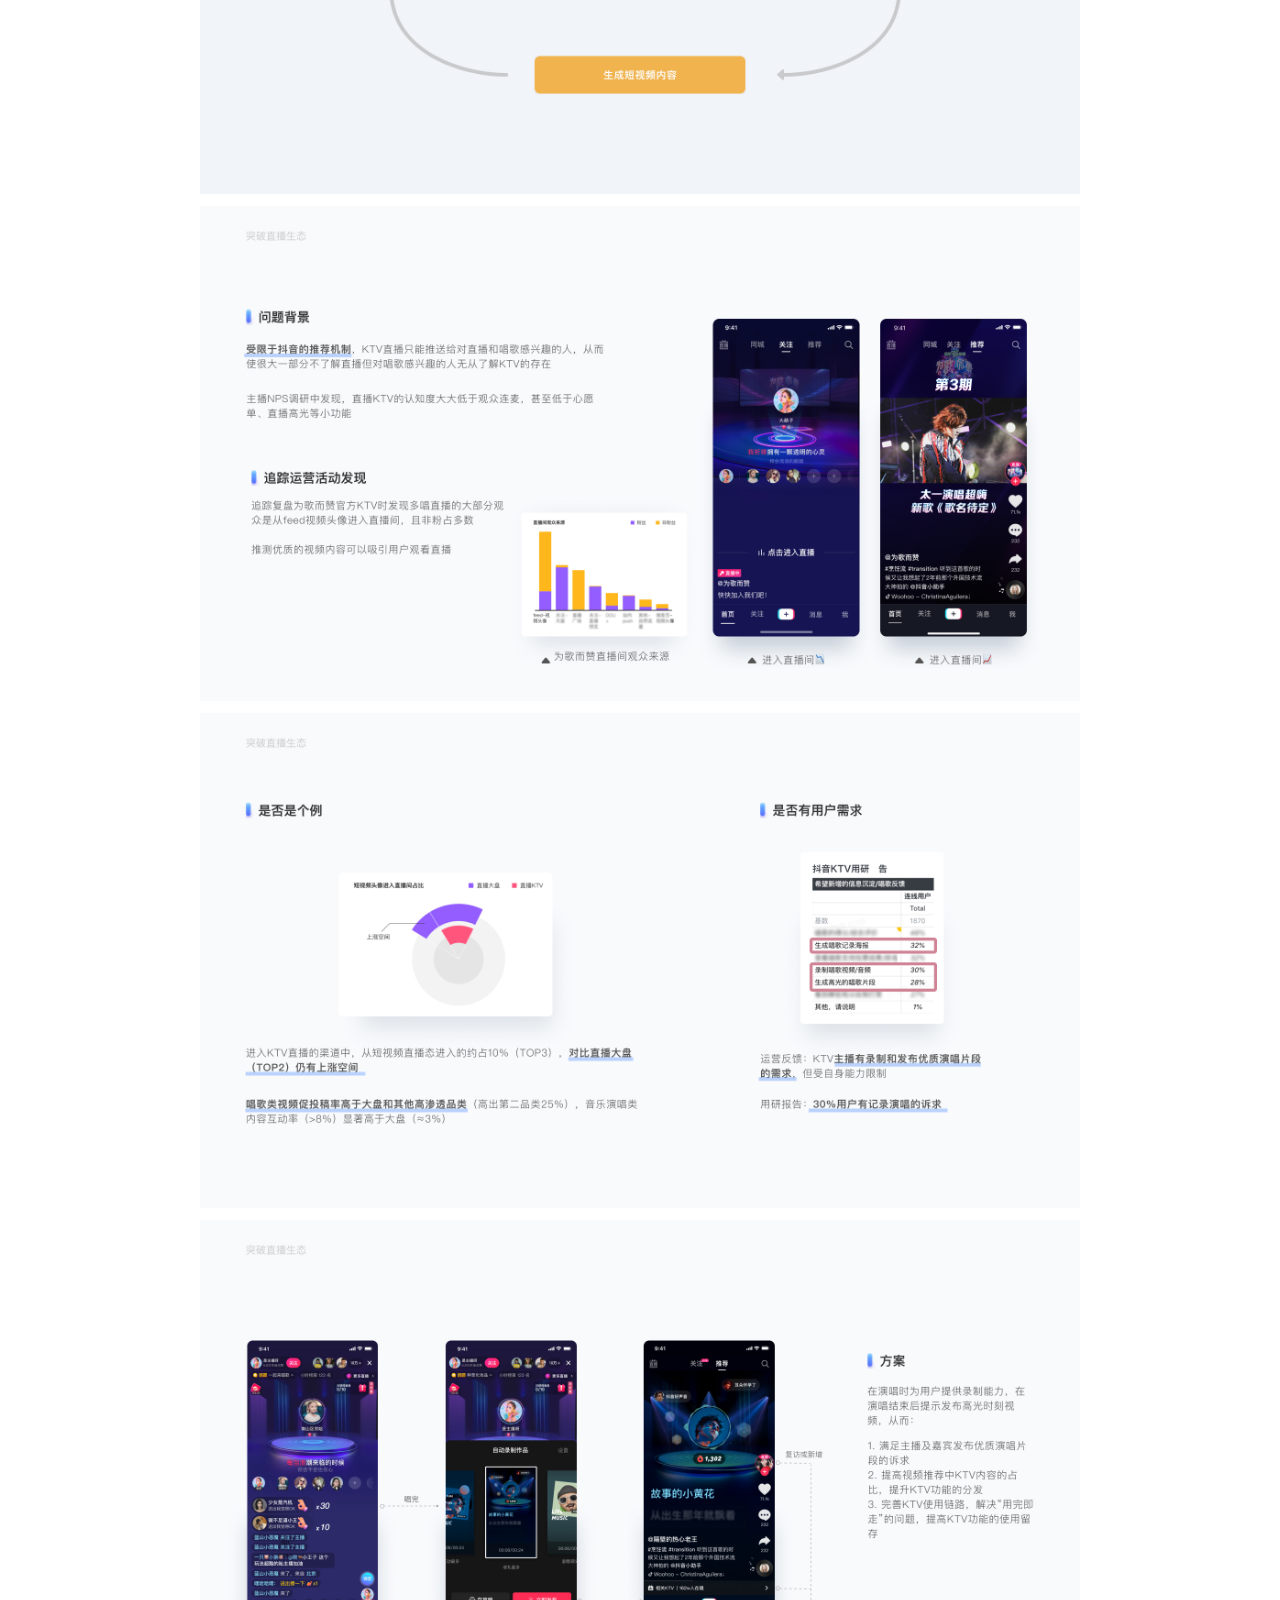
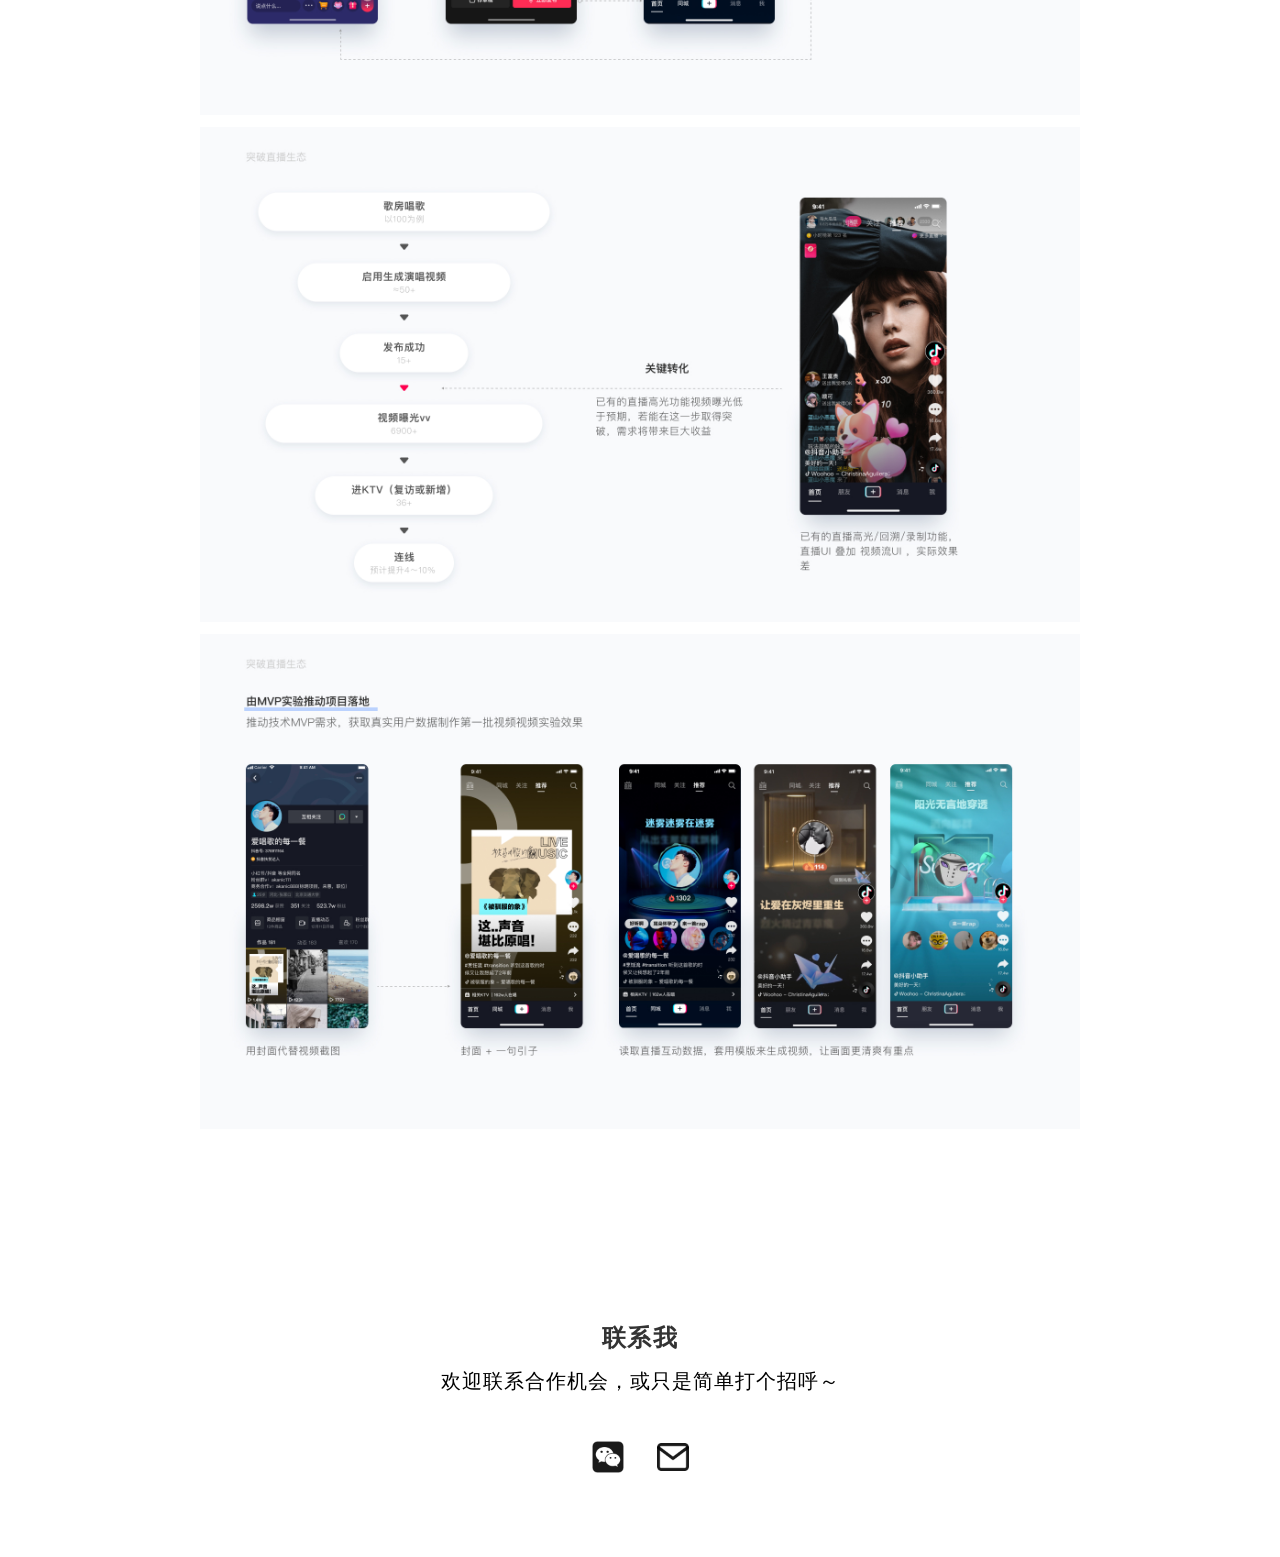
<file: project-ktv.html>
<!DOCTYPE html>
<html lang="zh-CN">
<head>
  <meta charset="UTF-8" />
  <meta name="viewport" content="width=device-width, initial-scale=1.0" />
  <title>微信小店电商物流履约生态建设 · Polly</title>
  <link rel="stylesheet" href="styles/tokens.css?v=20260628-1605" />
  <link rel="stylesheet" href="styles/base.css?v=20260714-0055" />
  <link rel="stylesheet" href="styles/components.css?v=20260729-2300" />
  <link rel="stylesheet" href="styles/components-logistic.css?v=20260729-2340" />
  <link rel="stylesheet" href="styles/pages.css?v=20260729-2310" />
</head>
<body class="page-project-detail case-page case-page--dense project-logistic-page" data-protected>

  <header class="site-header has-condensed">
    <div class="container">
      <nav class="navbar navbar__inner">
        <ul class="nav-list">
          <li><a class="nav-link nav-home" href="index.html">首页</a></li>
          <li><a class="nav-link" href="experience.html">经历</a></li>
          <li><a class="nav-link is-active" href="projects.html">项目</a></li>
          <li><a class="nav-link" href="#">关于我</a></li>
        </ul>
        <!-- 吸顶精简导航：仅下滑时出现（样式见 components.css .nav-condensed） -->
        <div class="nav-condensed">
          <div class="nav-menu" tabindex="0" role="button" aria-haspopup="true" aria-label="打开菜单">
            <img class="nav-menu__icon" src="assets/menu.png" alt="菜单" />
            <img class="nav-menu__home" src="assets/home.png" alt="Polly" />
            <ul class="nav-menu__dropdown">
              <li><a href="index.html">首页</a></li>
              <li><a href="experience.html">经历</a></li>
              <li><a href="projects.html">项目</a></li>
              <li><a href="#">关于我</a></li>
            </ul>
          </div>
          <span class="nav-condensed__title">让陌生人一起唱歌：直播KTV的社交化设计探索</span>
        </div>
        <span class="lang-switch">
          <svg width="24" height="24" viewBox="0 0 24 24" fill="none" xmlns="http://www.w3.org/2000/svg"><path d="M3.94839 9.6H7.92639C7.8418 10.3972 7.79974 11.1983 7.80039 12C7.80039 12.828 7.84359 13.632 7.92639 14.4H3.94839C3.71693 13.621 3.59971 12.8126 3.60039 12C3.60039 11.166 3.72159 10.3608 3.94839 9.6ZM4.40919 8.4C4.91949 7.32656 5.65122 6.37329 6.55628 5.60287C7.46134 4.83245 8.51923 4.26233 9.66039 3.93C9.35469 4.39646 9.0985 4.89356 8.89599 5.4132C8.55399 6.2724 8.28039 7.2852 8.09079 8.4H4.40919ZM12.0004 2.4C9.45431 2.4 7.01252 3.41143 5.21217 5.21178C3.41182 7.01213 2.40039 9.45392 2.40039 12C2.40039 14.5461 3.41182 16.9879 5.21217 18.7882C7.01252 20.5886 9.45431 21.6 12.0004 21.6C14.5465 21.6 16.9883 20.5886 18.7886 18.7882C20.589 16.9879 21.6004 14.5461 21.6004 12C21.6004 9.45392 20.589 7.01213 18.7886 5.21178C16.9883 3.41143 14.5465 2.4 12.0004 2.4ZM12.0004 3.6C12.2788 3.6 12.6052 3.7392 12.9664 4.1196C13.3264 4.5012 13.6804 5.0868 13.9888 5.8596C14.2768 6.5796 14.5168 7.44 14.6908 8.4H9.30879C9.48279 7.44 9.72279 6.5808 10.012 5.8584C10.3204 5.0868 10.6744 4.5024 11.0356 4.1184C11.3956 3.7392 11.722 3.6 12.0004 3.6ZM15.91 8.4C15.7468 7.37886 15.4765 6.37774 15.1036 5.4132C14.9011 4.89355 14.6449 4.39646 14.3392 3.93C15.4806 4.26218 16.5387 4.83223 17.444 5.60266C18.3492 6.37308 19.0812 7.32643 19.5916 8.4H15.91ZM14.8672 9.6C14.9536 10.3596 15.0004 11.1648 15.0004 12C15.0004 12.8352 14.9536 13.6404 14.8672 14.4H9.13359C9.04402 13.6031 8.99955 12.8019 9.00039 12C9.00039 11.1648 9.04719 10.3596 9.13359 9.6H14.8672ZM16.0744 14.4C16.1572 13.632 16.2004 12.828 16.2004 12C16.2004 11.172 16.1572 10.368 16.0744 9.6H20.0524C20.2792 10.3608 20.4004 11.166 20.4004 12C20.4004 12.834 20.2792 13.6392 20.0524 14.4H16.0744ZM14.692 15.6C14.518 16.56 14.278 17.4192 13.9888 18.1416C13.6804 18.9132 13.3264 19.4976 12.9664 19.8816C12.6064 20.2608 12.2788 20.4 12.0004 20.4C11.722 20.4 11.3956 20.2608 11.0356 19.8804C10.6744 19.4988 10.3204 18.9132 10.012 18.1404C9.72399 17.4204 9.48399 16.56 9.30879 15.6H14.692ZM14.3392 20.07C14.6272 19.6416 14.8816 19.14 15.1036 18.5868C15.4468 17.7276 15.7216 16.7148 15.91 15.6H19.5916C19.0811 16.6735 18.3492 17.6268 17.4439 18.3973C16.5386 19.1677 15.4805 19.7378 14.3392 20.07ZM9.66159 20.07C8.52021 19.7378 7.46209 19.1678 6.55681 18.3973C5.65154 17.6269 4.91961 16.6736 4.40919 15.6H8.09079C8.27919 16.716 8.55399 17.7276 8.89719 18.5868C9.11919 19.1388 9.37359 19.6416 9.66159 20.07Z" fill="#333333"/></svg>
          中文 <img class="lang-switch__arrow" src="assets/transfer.png" alt="展开" />
        </span>
      </nav>
    </div>
  </header>

  <main>
    <section class="project-detail-hero case-hero">
      <div class="container">
        <div class="project-detail-crumb case-crumb">
          <span class="case-crumb__muted">项目 /</span>
          <span class="case-crumb__current">项目详情</span>
        </div>
        <h1 class="project-detail-hero__title case-title">让陌生人一起唱歌：直播KTV的社交化设计探索</h1>
        <div class="meta-row project-detail-meta case-meta">
          <span class="meta-item"><svg viewBox="0 0 24 24" fill="none" stroke="currentColor" stroke-width="1.6"><path d="M3 7v5l8 8 8-8-8-8H7a4 4 0 0 0-4 4z"/><circle cx="7.5" cy="7.5" r="1"/></svg>社交；互动；数据分析</span>
          <span class="meta-item"><svg viewBox="0 0 24 24" fill="none" stroke="currentColor" stroke-width="1.6"><rect x="3" y="4" width="18" height="17" rx="2"/><path d="M3 9h18M8 2v4M16 2v4"/></svg>2021年10月</span>
          <span class="meta-item"><svg viewBox="0 0 24 24" fill="none" stroke="currentColor" stroke-width="1.6"><circle cx="12" cy="12" r="9"/><path d="M12 7v5l3 3"/></svg>约12分钟阅读</span>
        </div>
      </div>
    </section>

     <section class="project-detail-section case-section case-tech">
      <div class="container case-layout-split">
        <div>
        <h2 class="project-detail-section__title case-section__title">项目背景</h2>
        <p class="project-detail-section__text case-text">本项目是2020.10-2021年10月在抖音工作期间项目，通过增加直播歌房（KTV）的直播形式，拉动开播人数和连线人数的增长。项目整理于2021年10月。</p>
        </div>

        <div>
        <h2 class="project-detail-section__title case-section__title">我的角色</h2>
        <p class="project-detail-section__text case-text">作为该业务唯一的交互设计师，我负责直播KTV从0到1的设计工作：</p>
        <ul class="project-detail-list case-list case-core-list">
            <li><span class="case-core-list__text"><strong>产品决策参与：</strong>项目初期与产品共同定义歌房定位，在每个产品阶段通过体验地图、数据分析和用户调研帮助确认优化方向；</span></li>
            <li><span class="case-core-list__text"><strong>设计驱动：</strong>主导框架搭建、流程优化、互动体系设计；</span></li>
          </ul>
        </div>
      </div>
    </section>

    <section class="project-detail-section case-section case-tech">
      <div class="container">
        <h2 class="project-detail-section__title case-section__title">项目详情</h2>
        <figure class="project-detail-figure case-figure"><img src="assets/ktv/01.jpg" alt="阶段1体验地图" /></figure>
        <figure class="project-detail-figure case-figure"><img src="assets/ktv/02.jpg" alt="阶段1体验地图" /></figure>
        <figure class="project-detail-figure case-figure"><img src="assets/ktv/03.jpg" alt="阶段1体验地图" /></figure>
        <figure class="project-detail-figure case-figure"><img src="assets/ktv/04.jpg" alt="阶段1体验地图" /></figure>
        <figure class="project-detail-figure case-figure"><img src="assets/ktv/05.jpg" alt="阶段1体验地图" /></figure>
        <figure class="project-detail-figure case-figure"><img src="assets/ktv/06.jpg" alt="阶段1体验地图" /></figure>
        <figure class="project-detail-figure case-figure"><img src="assets/ktv/07.jpg" alt="阶段1体验地图" /></figure>
        <figure class="project-detail-figure case-figure"><img src="assets/ktv/08.jpg" alt="阶段1体验地图" /></figure>
        <figure class="project-detail-figure case-figure"><img src="assets/ktv/09.jpg" alt="阶段1体验地图" /></figure>
        <figure class="project-detail-figure case-figure"><img src="assets/ktv/10.jpg" alt="阶段1体验地图" /></figure>
        <figure class="project-detail-figure case-figure"><img src="assets/ktv/11.jpg" alt="阶段1体验地图" /></figure>
        <figure class="project-detail-figure case-figure"><img src="assets/ktv/12.jpg" alt="阶段1体验地图" /></figure>
        <figure class="project-detail-figure case-figure"><img src="assets/ktv/13.jpg" alt="阶段1体验地图" /></figure>
        <figure class="project-detail-figure case-figure"><img src="assets/ktv/14.jpg" alt="阶段1体验地图" /></figure>
        <figure class="project-detail-figure case-figure"><img src="assets/ktv/15.jpg" alt="阶段1体验地图" /></figure>
        <figure class="project-detail-figure case-figure"><img src="assets/ktv/16.jpg" alt="阶段1体验地图" /></figure>
        <figure class="project-detail-figure case-figure"><img src="assets/ktv/17.jpg" alt="阶段1体验地图" /></figure>
        <figure class="project-detail-figure case-figure"><img src="assets/ktv/18.jpg" alt="阶段1体验地图" /></figure>
        <figure class="project-detail-figure case-figure"><img src="assets/ktv/19.jpg" alt="阶段1体验地图" /></figure>
        <figure class="project-detail-figure case-figure"><img src="assets/ktv/20.jpg" alt="阶段1体验地图" /></figure>
        <figure class="project-detail-figure case-figure"><img src="assets/ktv/21.jpg" alt="阶段1体验地图" /></figure>
        <figure class="project-detail-figure case-figure"><img src="assets/ktv/22.jpg" alt="阶段1体验地图" /></figure>
    </div>
    </section>

    

  </main>

  <footer class="container">
    <div class="contact">
      <div>
        <h3 class="contact__title">联系我</h3>
        <p class="contact__subtitle">欢迎联系合作机会，或只是简单打个招呼～</p>
      </div>
      <div class="social">
        <button class="social__icon" type="button" data-copy="be_aGoodZpp" data-toast="已复制微信号" aria-label="复制微信号">
          <img src="assets/icon-wechat.png" alt="微信" />
        </button>
        <button class="social__icon" type="button" data-copy="245583214@qq.com" data-toast="已复制邮箱地址" aria-label="复制邮箱地址">
          <img src="assets/icon-mail.png" alt="邮箱" />
        </button>
      </div>
    </div>
  </footer>

  <script src="scripts/app.js?v=20260729-0033"></script>
</body>
</html>
</file>
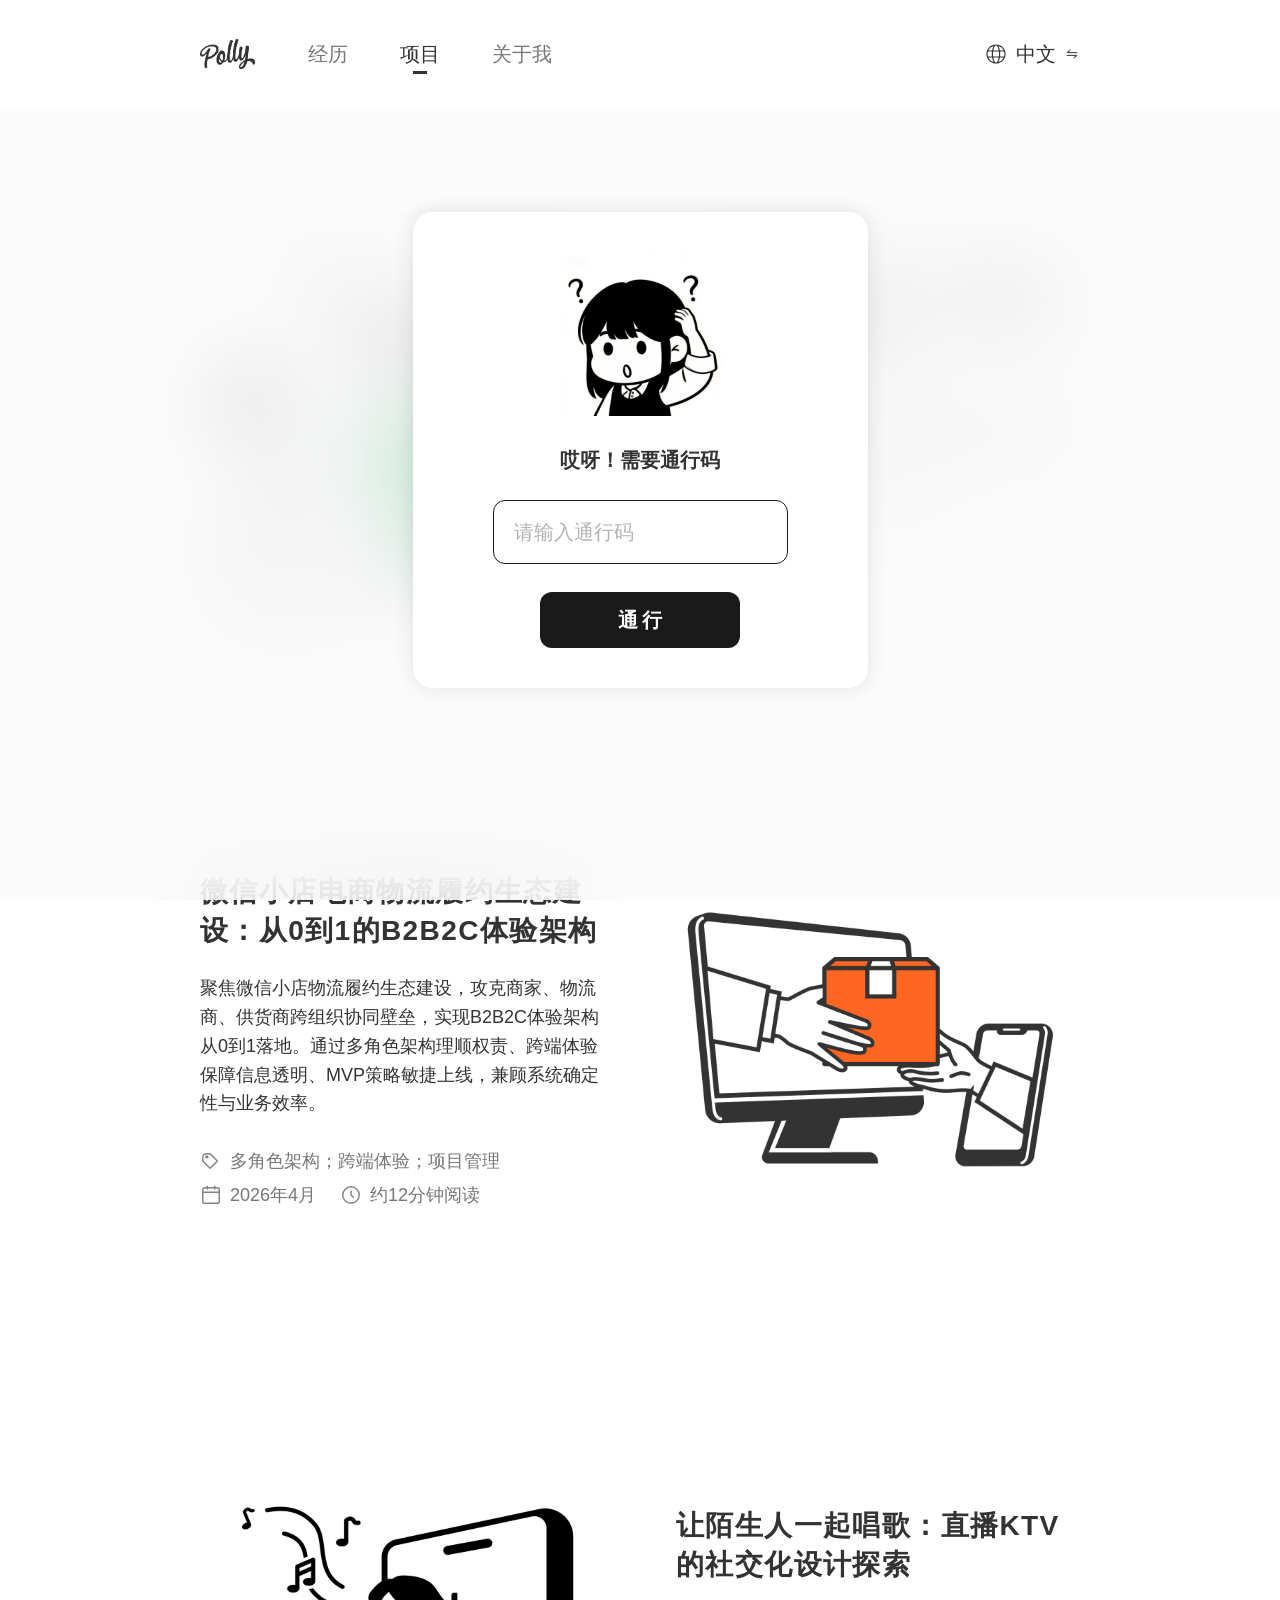
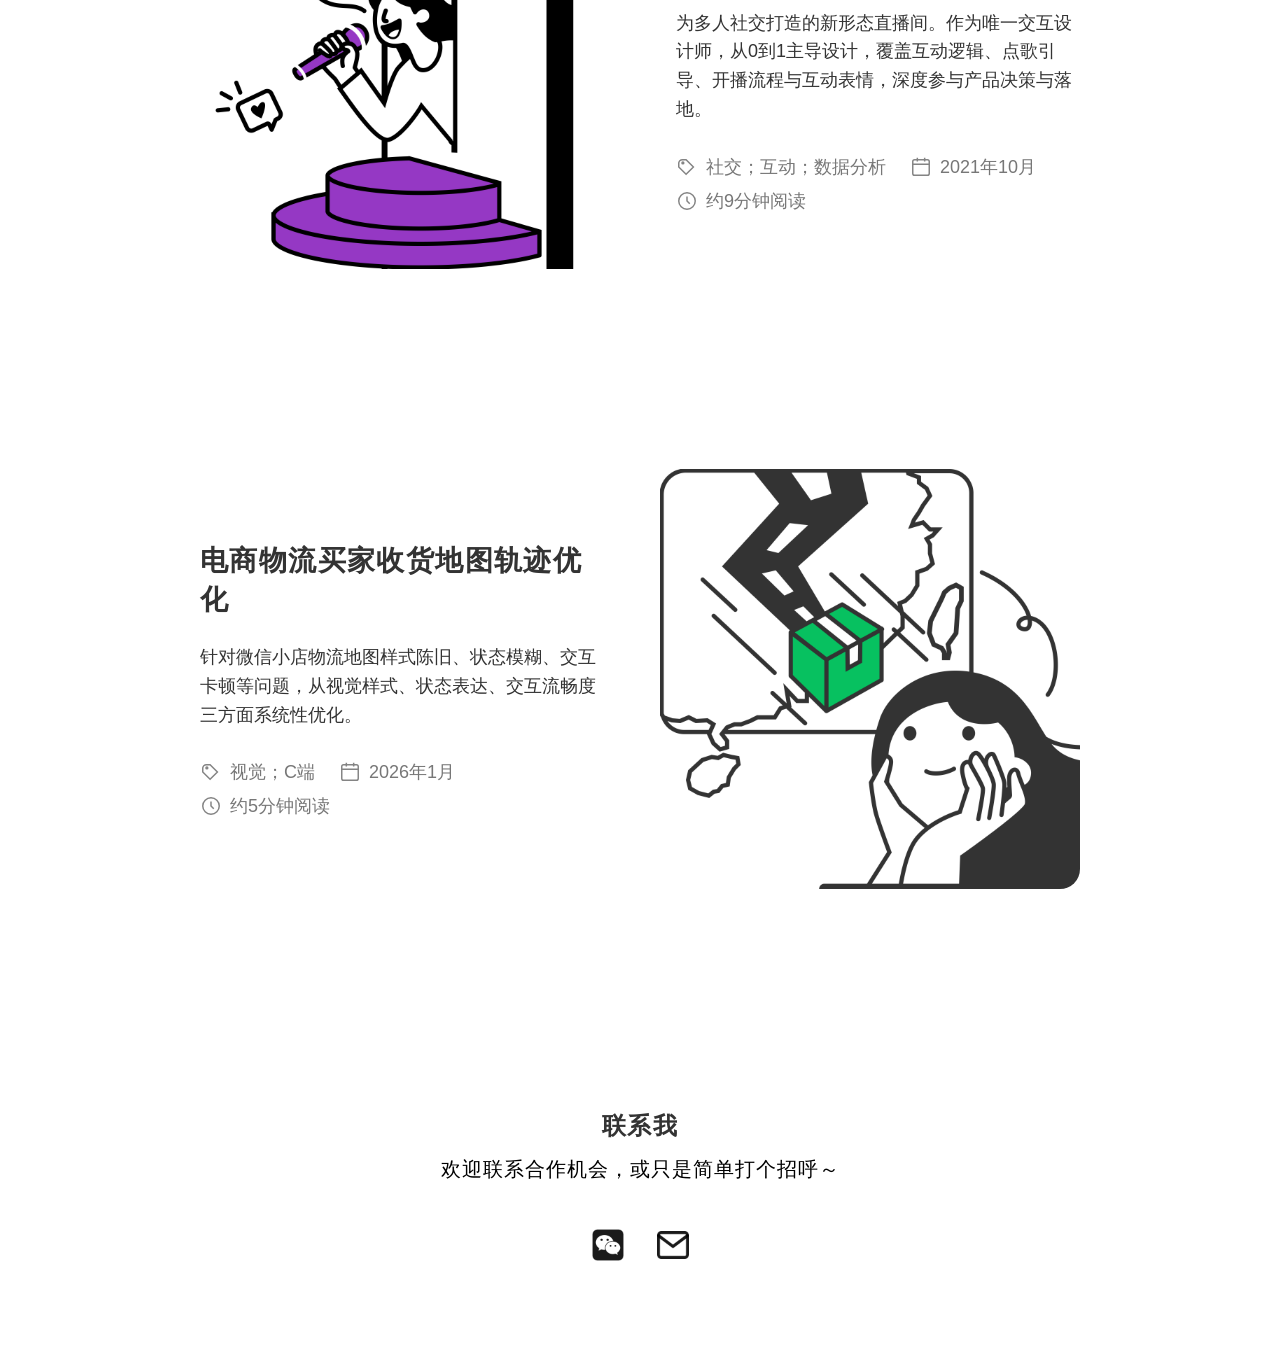
<file: projects.html>
<!DOCTYPE html>
<html lang="zh-CN">
<head>
  <meta charset="UTF-8" />
  <meta name="viewport" content="width=device-width, initial-scale=1.0" />
  <title>项目 · Polly</title>
  <link rel="stylesheet" href="styles/tokens.css?v=20260621-2332" />
  <link rel="stylesheet" href="styles/base.css?v=20260714-0055" />
  <link rel="stylesheet" href="styles/components.css?v=20260729-2300" />
  <link rel="stylesheet" href="styles/pages.css?v=20260729-2310" />
</head>
<body class="page-projects" data-protected>

  <!-- ============ Header ============ -->
  <header class="site-header">
    <div class="container">
      <nav class="navbar navbar__inner">
        <ul class="nav-list">
          <li><a class="nav-link nav-home" href="index.html">首页</a></li>
          <li><a class="nav-link" href="experience.html">经历</a></li>
          <li><a class="nav-link is-active" href="projects.html">项目</a></li>
          <li><a class="nav-link" href="#">关于我</a></li>
        </ul>
        <span class="lang-switch">
          <svg width="24" height="24" viewBox="0 0 24 24" fill="none" xmlns="http://www.w3.org/2000/svg"><path d="M3.94839 9.6H7.92639C7.8418 10.3972 7.79974 11.1983 7.80039 12C7.80039 12.828 7.84359 13.632 7.92639 14.4H3.94839C3.71693 13.621 3.59971 12.8126 3.60039 12C3.60039 11.166 3.72159 10.3608 3.94839 9.6ZM4.40919 8.4C4.91949 7.32656 5.65122 6.37329 6.55628 5.60287C7.46134 4.83245 8.51923 4.26233 9.66039 3.93C9.35469 4.39646 9.0985 4.89356 8.89599 5.4132C8.55399 6.2724 8.28039 7.2852 8.09079 8.4H4.40919ZM12.0004 2.4C9.45431 2.4 7.01252 3.41143 5.21217 5.21178C3.41182 7.01213 2.40039 9.45392 2.40039 12C2.40039 14.5461 3.41182 16.9879 5.21217 18.7882C7.01252 20.5886 9.45431 21.6 12.0004 21.6C14.5465 21.6 16.9883 20.5886 18.7886 18.7882C20.589 16.9879 21.6004 14.5461 21.6004 12C21.6004 9.45392 20.589 7.01213 18.7886 5.21178C16.9883 3.41143 14.5465 2.4 12.0004 2.4ZM12.0004 3.6C12.2788 3.6 12.6052 3.7392 12.9664 4.1196C13.3264 4.5012 13.6804 5.0868 13.9888 5.8596C14.2768 6.5796 14.5168 7.44 14.6908 8.4H9.30879C9.48279 7.44 9.72279 6.5808 10.012 5.8584C10.3204 5.0868 10.6744 4.5024 11.0356 4.1184C11.3956 3.7392 11.722 3.6 12.0004 3.6ZM15.91 8.4C15.7468 7.37886 15.4765 6.37774 15.1036 5.4132C14.9011 4.89355 14.6449 4.39646 14.3392 3.93C15.4806 4.26218 16.5387 4.83223 17.444 5.60266C18.3492 6.37308 19.0812 7.32643 19.5916 8.4H15.91ZM14.8672 9.6C14.9536 10.3596 15.0004 11.1648 15.0004 12C15.0004 12.8352 14.9536 13.6404 14.8672 14.4H9.13359C9.04402 13.6031 8.99955 12.8019 9.00039 12C9.00039 11.1648 9.04719 10.3596 9.13359 9.6H14.8672ZM16.0744 14.4C16.1572 13.632 16.2004 12.828 16.2004 12C16.2004 11.172 16.1572 10.368 16.0744 9.6H20.0524C20.2792 10.3608 20.4004 11.166 20.4004 12C20.4004 12.834 20.2792 13.6392 20.0524 14.4H16.0744ZM14.692 15.6C14.518 16.56 14.278 17.4192 13.9888 18.1416C13.6804 18.9132 13.3264 19.4976 12.9664 19.8816C12.6064 20.2608 12.2788 20.4 12.0004 20.4C11.722 20.4 11.3956 20.2608 11.0356 19.8804C10.6744 19.4988 10.3204 18.9132 10.012 18.1404C9.72399 17.4204 9.48399 16.56 9.30879 15.6H14.692ZM14.3392 20.07C14.6272 19.6416 14.8816 19.14 15.1036 18.5868C15.4468 17.7276 15.7216 16.7148 15.91 15.6H19.5916C19.0811 16.6735 18.3492 17.6268 17.4439 18.3973C16.5386 19.1677 15.4805 19.7378 14.3392 20.07ZM9.66159 20.07C8.52021 19.7378 7.46209 19.1678 6.55681 18.3973C5.65154 17.6269 4.91961 16.6736 4.40919 15.6H8.09079C8.27919 16.716 8.55399 17.7276 8.89719 18.5868C9.11919 19.1388 9.37359 19.6416 9.66159 20.07Z" fill="#333333"/></svg>
          中文 <img class="lang-switch__arrow" src="assets/transfer.png" alt="展开" />
        </span>
      </nav>
    </div>
  </header>

  <!-- ============ 项目 1 ============ -->
  <section class="section--project">
    <div class="container">
      <article class="article-card article-card--entry" data-href="project-ai.html" tabindex="0" role="link" aria-label="查看项目：当AI成为研究助理">
        <a class="article-card__media" href="project-ai.html"><img src="assets/project-cover-1.png" alt="当AI成为研究助理" /></a>
        <div>
          <h2 class="article-card__title">当AI成为研究助理：在国民社交应用中构建透明、可控且值得信赖的Agent UX</h2>
          <p class="article-card__desc">应对深度研究的超长耗时、覆盖全年龄段用户和碎片化场景，以抽屉式框架、过程动画、摘要先行的组合策略，让AI研究过程可视、可控</p>
          <div class="meta-row">
            <span class="meta-item"><svg viewBox="0 0 24 24" fill="none" stroke="currentColor" stroke-width="1.6"><path d="M3 7v5l8 8 8-8-8-8H7a4 4 0 0 0-4 4z"/><circle cx="7.5" cy="7.5" r="1"/></svg>AI；动效设计</span>
            <span class="meta-item"><svg viewBox="0 0 24 24" fill="none" stroke="currentColor" stroke-width="1.6"><rect x="3" y="4" width="18" height="17" rx="2"/><path d="M3 9h18M8 2v4M16 2v4"/></svg>2025年12月</span>
            <span class="meta-item"><svg viewBox="0 0 24 24" fill="none" stroke="currentColor" stroke-width="1.6"><circle cx="12" cy="12" r="9"/><path d="M12 7v5l3 3"/></svg>约12分钟阅读</span>
          </div>
        </div>
      </article>
    </div>
  </section>

  <!-- ============ 项目 2 ============ -->
  <section class="section--project">
    <div class="container">
      <article class="article-card article-card--reverse article-card--entry" data-href="project-logistic.html" tabindex="0" role="link" aria-label="查看项目：微信小店电商物流履约生态建设">
        <a class="article-card__media" href="project-logistic.html"><img src="assets/project-cover-2.png" alt="微信小店电商物流履约生态建设" /></a>
        <div>
          <h2 class="article-card__title">微信小店电商物流履约生态建设：从0到1的B2B2C体验架构</h2>
          <p class="article-card__desc">聚焦微信小店物流履约生态建设，攻克商家、物流商、供货商跨组织协同壁垒，实现B2B2C体验架构从0到1落地。通过多角色架构理顺权责、跨端体验保障信息透明、MVP策略敏捷上线，兼顾系统确定性与业务效率。</p>
          <div class="meta-row">
            <span class="meta-item"><svg viewBox="0 0 24 24" fill="none" stroke="currentColor" stroke-width="1.6"><path d="M3 7v5l8 8 8-8-8-8H7a4 4 0 0 0-4 4z"/><circle cx="7.5" cy="7.5" r="1"/></svg>多角色架构；跨端体验；项目管理</span>
            <span class="meta-item"><svg viewBox="0 0 24 24" fill="none" stroke="currentColor" stroke-width="1.6"><rect x="3" y="4" width="18" height="17" rx="2"/><path d="M3 9h18M8 2v4M16 2v4"/></svg>2026年4月</span>
            <span class="meta-item"><svg viewBox="0 0 24 24" fill="none" stroke="currentColor" stroke-width="1.6"><circle cx="12" cy="12" r="9"/><path d="M12 7v5l3 3"/></svg>约12分钟阅读</span>
          </div>
        </div>
      </article>
    </div>
  </section>

  <!-- ============ 项目 3 ============ -->
  <section class="section--project">
    <div class="container">
      <article class="article-card article-card--entry" data-href="project-ktv.html" tabindex="0" role="link" aria-label="查看项目：让陌生人一起唱歌">
        <a class="article-card__media" href="project-ktv.html"><img src="assets/project-cover-3.png" alt="让陌生人一起唱歌：直播KTV的社交化设计探索" /></a>
        <div>
          <h2 class="article-card__title">让陌生人一起唱歌：直播KTV的社交化设计探索</h2>
          <p class="article-card__desc">为多人社交打造的新形态直播间。作为唯一交互设计师，从0到1主导设计，覆盖互动逻辑、点歌引导、开播流程与互动表情，深度参与产品决策与落地。</p>
          <div class="meta-row">
            <span class="meta-item"><svg viewBox="0 0 24 24" fill="none" stroke="currentColor" stroke-width="1.6"><path d="M3 7v5l8 8 8-8-8-8H7a4 4 0 0 0-4 4z"/><circle cx="7.5" cy="7.5" r="1"/></svg>社交；互动；数据分析</span>
            <span class="meta-item"><svg viewBox="0 0 24 24" fill="none" stroke="currentColor" stroke-width="1.6"><rect x="3" y="4" width="18" height="17" rx="2"/><path d="M3 9h18M8 2v4M16 2v4"/></svg>2021年10月</span>
            <span class="meta-item"><svg viewBox="0 0 24 24" fill="none" stroke="currentColor" stroke-width="1.6"><circle cx="12" cy="12" r="9"/><path d="M12 7v5l3 3"/></svg>约9分钟阅读</span>
          </div>
        </div>
      </article>
    </div>
  </section>

  <!-- ============ 项目 4 ============ -->
  <section class="section--project">
    <div class="container">
      <article class="article-card article-card--reverse article-card--entry" data-href="project-receiving.html" tabindex="0" role="link" aria-label="查看项目：电商物流买家收货地图轨迹优化">
        <a class="article-card__media" href="project-receiving.html"><img src="assets/project-cover-4.png" alt="电商物流买家收货地图轨迹优化" /></a>
        <div>
          <h2 class="article-card__title">电商物流买家收货地图轨迹优化</h2>
          <p class="article-card__desc">针对微信小店物流地图样式陈旧、状态模糊、交互卡顿等问题，从视觉样式、状态表达、交互流畅度三方面系统性优化。</p>
          <div class="meta-row">
            <span class="meta-item"><svg viewBox="0 0 24 24" fill="none" stroke="currentColor" stroke-width="1.6"><path d="M3 7v5l8 8 8-8-8-8H7a4 4 0 0 0-4 4z"/><circle cx="7.5" cy="7.5" r="1"/></svg>视觉；C端</span>
            <span class="meta-item"><svg viewBox="0 0 24 24" fill="none" stroke="currentColor" stroke-width="1.6"><rect x="3" y="4" width="18" height="17" rx="2"/><path d="M3 9h18M8 2v4M16 2v4"/></svg>2026年1月</span>
            <span class="meta-item"><svg viewBox="0 0 24 24" fill="none" stroke="currentColor" stroke-width="1.6"><circle cx="12" cy="12" r="9"/><path d="M12 7v5l3 3"/></svg>约5分钟阅读</span>
          </div>
        </div>
      </article>
    </div>
  </section>

  <!-- ============ 联系我 ============ -->
  <footer class="container">
    <div class="contact">
      <div>
        <h3 class="contact__title">联系我</h3>
        <p class="contact__subtitle">欢迎联系合作机会，或只是简单打个招呼～</p>
      </div>
      <div class="social">
        <button class="social__icon" type="button" data-copy="be_aGoodZpp" data-toast="已复制微信号" aria-label="复制微信号">
          <img src="assets/icon-wechat.png" alt="微信" />
        </button>
        <button class="social__icon" type="button" data-copy="245583214@qq.com" data-toast="已复制邮箱地址" aria-label="复制邮箱地址">
          <img src="assets/icon-mail.png" alt="邮箱" />
        </button>
      </div>
    </div>
  </footer>
  <script src="scripts/app.js?v=20260729-0033"></script>
</body>
</html>
</file>
<file: styles/tokens.css>
/* =========================================================
   Design Tokens — Polly 个人网站
   Source of truth: Figma (canvas 1920px / content 1280px)
   所有数值均来自 Figma 设计稿真实属性
   ========================================================= */

:root {
  /* ---------- Colors ---------- */
  /* 文字 */
  --color-text:            #333333; /* 主文字 / 标题 */
  --color-text-secondary:  #777777; /* 次级文字 / 描述 */
  --color-text-tertiary:   #666666; /* 辅助说明 */
  --color-text-muted:      #92A1B6; /* 时间轴日期等弱化文字 */

  /* 品牌 / 强调 */
  --color-accent:          #F85991; /* 主品牌色（珊瑚粉）：Polly、下划线、强调 */
  --color-accent-soft:     #FDE6EA; /* 品牌色浅底（头像背景圈等） */
  --color-blue:            #1096FF; /* 链接 / 高亮蓝 */
  --color-blue-light:      #609DFF; /* 次级蓝 */
  --color-orange:          #FC9E35; /* 点缀橙 */

  /* 背景 / 边框 */
  --color-bg:              #FFFFFF; /* 页面默认背景 */
  --color-bg-soft:         #FAFAFA; /* 区块浅灰背景（推荐项目 / 卡片配图区） */
  --color-border:          #E1E7F3; /* 卡片 / 分割线边框（浅蓝灰） */
  --color-black:           #000000;
  --color-white:           #FFFFFF;

  /* ---------- Typography ---------- */
  --font-sans: "PingFang SC", "PingFang HK", -apple-system, BlinkMacSystemFont,
               "Helvetica Neue", "Microsoft YaHei", "微软雅黑", Arial, sans-serif;
  --font-display: "PingFang HK", "PingFang SC", -apple-system, sans-serif;

  /* 字重 */
  --fw-regular: 400;
  --fw-medium:  500;
  --fw-semibold:600;

  /* 字号阶梯（来自设计稿） */
  --fs-display: 72px;  /* Hero 大标题：你好~我是Polly */
  --fs-h1:      42px;  /* 页面级标题 */
  --fs-h2:      32px;  /* 大区块标题 */
  --fs-h3:      28px;  /* 区块标题：推荐项目 / 联系我 */
  --fs-h4:      24px;  /* 卡片标题 / 公司名 */
  --fs-body:    20px;  /* 正文 / 导航 / 描述（设计稿统一基准） */
  --fs-sm:      16px;  /* 元信息 / 标签 */
  --fs-xs:      14px;  /* 极小辅助 */

  /* 行高 */
  --lh-tight:   1.4;   /* 标题 */
  --lh-snug:    1.5;
  --lh-normal:  1.6;   /* 正文段落 */

  /* 字间距 */
  --ls-tight:   0;
  --ls-normal:  0.02em;
  --ls-wide:    0.05em; /* 中文标题常用 */

  /* ---------- Spacing scale ---------- */
  --space-1:  4px;
  --space-2:  8px;
  --space-3:  12px;
  --space-4:  16px;
  --space-5:  20px;
  --space-6:  24px;
  --space-8:  32px;
  --space-10: 40px;
  --space-13: 52px;
  --space-14: 56px;
  --space-16: 64px;
  --space-18: 72px;
  --space-25: 100px;
  --space-27: 108px;
  --space-30: 100px;
  --space-41: 120px;

  /* ---------- Layout ---------- */
  --content-max: 1280px;   /* 内容区最大宽度（上限，实际宽度随视口流动） */
  --gutter:      320px;    /* 1920 画布下左右留白（仅作参考，实际用 auto 居中） */
  /* 桌面端左右 padding 固定 200px，内容区 = 100vw - 400px 自适应、封顶 1280px。
     平板/移动端在 base.css 断点中下调，避免边距过大。 */
  --page-pad-x:  200px;
  --header-h:    108px;    /* 顶部导航高度 */

  /* 12 栏栅格 */
  --grid-columns: 12;
  --grid-gap:     40px;

  /* ---------- Radius ---------- */
  --radius-sm:   5px;
  --radius-md:   12px;
  --radius-lg:   20px;   /* 卡片默认圆角 */
  --radius-xl:   24px;
  --radius-pill: 999px;

  /* ---------- Shadow ---------- */
  --shadow-card:  0 4px 20px rgba(0, 0, 0, 0.04);
  --shadow-hover: 0 12px 32px rgba(0, 0, 0, 0.08);

  /* ---------- Motion ---------- */
  --ease:       cubic-bezier(0.4, 0, 0.2, 1);
  --dur-fast:   0.15s;
  --dur-base:   0.25s;
  --dur-slow:   0.4s;
}
</file>
<file: styles/base.css>
/* =========================================================
   Base & Layout — reset / 排版 / 布局规范
   ========================================================= */

/* ---------- Reset ---------- */
*,
*::before,
*::after { box-sizing: border-box; }

* { margin: 0; padding: 0; }

html { -webkit-text-size-adjust: 100%; }

body {
  font-family: var(--font-sans);
  font-size: var(--fs-body);
  font-weight: var(--fw-regular);
  line-height: var(--lh-normal);
  color: var(--color-text);
  background: var(--color-bg);
  -webkit-font-smoothing: antialiased;
  -moz-osx-font-smoothing: grayscale;
}

img,
svg,
picture { display: block; max-width: 100%; }

a { color: inherit; text-decoration: none; }

/* 全局 <strong> 加粗由默认 700 改为 500（medium） */
strong { font-weight: var(--fw-medium); }

ul,
ol { list-style: none; }

button,
input,
textarea,
select { font: inherit; color: inherit; }

button { cursor: pointer; background: none; border: none; }

/* ---------- Typography helpers ---------- */
.text-display {
  font-family: var(--font-display);
  font-size: var(--fs-display);
  font-weight: var(--fw-semibold);
  line-height: var(--lh-tight);
  letter-spacing: var(--ls-wide);
}
.text-h1 { font-size: var(--fs-h1); font-weight: var(--fw-semibold); line-height: var(--lh-tight); }
.text-h2 { font-size: var(--fs-h2); font-weight: var(--fw-semibold); line-height: var(--lh-tight); letter-spacing: var(--ls-wide); }
.text-h3 { font-size: var(--fs-h3); font-weight: var(--fw-semibold); line-height: var(--lh-tight); letter-spacing: var(--ls-wide); }
.text-h4 { font-size: var(--fs-h4); font-weight: var(--fw-semibold); line-height: var(--lh-tight); letter-spacing: var(--ls-wide); }
.text-body { font-size: var(--fs-body); line-height: var(--lh-normal); }
.text-sm   { font-size: var(--fs-sm); }
.text-xs   { font-size: var(--fs-xs); }

.text-secondary { color: var(--color-text-secondary); }
.text-muted     { color: var(--color-text-muted); }
.text-accent    { color: var(--color-accent); }
.text-blue      { color: var(--color-blue); }

/* ---------- Layout: 容器 ---------- */
/* 内容区随视口流动、最大 1280px、居中；桌面端左右 padding 固定 200px。
   max-width = 1280 + 200*2 = 1680px：超宽屏内容封顶 1280px，多余空间转为外侧 auto-margin；
   1680px 以下内容区随窗口等比收窄（= 100vw - 左右 padding）。 */
.container {
  width: 100%;
  max-width: calc(var(--content-max) + var(--page-pad-x) * 2);
  margin-inline: auto;
  padding-inline: var(--page-pad-x);
}

/* 满宽区块（背景铺满，内部内容仍受 container 约束） */
.section {
  padding-block: var(--space-18);
}
.section--soft { background: var(--color-bg-soft); }

/* ---------- Layout: 12 栏栅格 ---------- */
.grid {
  display: grid;
  grid-template-columns: repeat(var(--grid-columns), 1fr);
  gap: var(--grid-gap);
}
/* 跨列工具类 */
.col-3  { grid-column: span 3; }
.col-4  { grid-column: span 4; }
.col-5  { grid-column: span 5; }
.col-6  { grid-column: span 6; }
.col-7  { grid-column: span 7; }
.col-8  { grid-column: span 8; }
.col-12 { grid-column: span 12; }

/* ---------- Layout: flex 工具 ---------- */
.flex      { display: flex; }
.flex-col  { display: flex; flex-direction: column; }
.items-center  { align-items: center; }
.justify-between { justify-content: space-between; }
.justify-center  { justify-content: center; }
.gap-2  { gap: var(--space-2); }
.gap-3  { gap: var(--space-3); }
.gap-4  { gap: var(--space-4); }
.gap-6  { gap: var(--space-6); }
.gap-10 { gap: var(--space-10); }

/* ---------- 响应式断点 ---------- */
/* 设计稿基于 1920，内容 1280。内容区随视口等比收窄，移动端切换为单列 */
/* 平板：200px 边距过大，收窄为 48px，内容区获得更多宽度 */
@media (max-width: 1024px) {
  :root { --page-pad-x: 48px; }
}
@media (max-width: 768px) {
  :root {
    --page-pad-x: 24px;
    --fs-display: 40px;
    --fs-h1: 32px;
    --fs-h2: 26px;
    --fs-h3: 22px;
    --fs-h4: 20px;
    --fs-body: 16px;
    --header-h: 64px;
  }
  .grid { gap: var(--space-6); }
  .col-3, .col-4, .col-5, .col-6, .col-7, .col-8 { grid-column: span 12; }
}
</file>
<file: styles/components.css>
/* =========================================================
   Component Library — Polly 个人网站
   可复用组件样式。每个组件含 HTML 用法见 styleguide.html
   ========================================================= */

/* ====================== 1. Buttons / Links ====================== */
/* 文字箭头链接：更多→ */
.link-arrow {
  display: inline-flex;
  align-items: center;
  font-size: 28px;
  letter-spacing: 0.05em;
  gap: var(--space-1);
  color: var(--color-blue);
  font-size: var(--fs-body);
  transition: opacity var(--dur-base) var(--ease), gap var(--dur-base) var(--ease);
}
.link-arrow:hover { opacity: 0.75; gap: var(--space-2); }

/* 主按钮 */
.btn {
  display: inline-flex;
  align-items: center;
  justify-content: center;
  gap: var(--space-2);
  padding: 12px 28px;
  border-radius: var(--radius-pill);
  font-size: var(--fs-sm);
  font-weight: var(--fw-medium);
  transition: all var(--dur-base) var(--ease);
}
.btn--primary {
  background: var(--color-accent);
  color: var(--color-white);
}
.btn--primary:hover { filter: brightness(1.05); box-shadow: var(--shadow-hover); }
.btn--ghost {
  background: transparent;
  color: var(--color-text);
  border: 1px solid var(--color-border);
}
.btn--ghost:hover { border-color: var(--color-accent); color: var(--color-accent); }

/* ====================== 2. Navbar ====================== */
.navbar {
  position: relative; /* 作为精简导航下拉菜单的定位基准 */
  height: var(--header-h);
  display: flex;
  align-items: center;
  transition: height var(--dur-base, 0.2s) var(--ease, ease);
}
.navbar__inner {
  display: flex;
  align-items: center;
  justify-content: space-between;
}
.nav-list {
  display: flex;
  align-items: center;
  flex-wrap: nowrap;       /* 不换行：变窄时横向溢出，供 JS 检测触发折叠 */
  gap: var(--space-13);
  margin: 0;
  padding: 0;
  list-style: none;
}
.nav-list > li { flex: 0 0 auto; } /* 各项不被压缩，保持完整宽度 */
.nav-link {
  position: relative;
  font-size: var(--fs-body);
  color: var(--color-text-secondary);
  padding-block: var(--space-2);
  white-space: nowrap;     /* 单个 tab 文字不换行 */
  transition: color var(--dur-base) var(--ease);
}
.nav-link:hover { color: var(--color-text); }
.nav-link.is-active { color: var(--color-text); font-weight: var(--fw-medium); }

/* ============ 选中态指示器（新版）：文字下方短下划线 ============ */
.nav-link.is-active::after {
  content: "";
  position: absolute;
  left: 50%;
  top: calc(100% - var(--space-2) + 6px); /* 文字底边下方 6px（扣除 padding-block） */
  transform: translateX(-50%);
  width: 14px;
  height: 3px;
  border-radius: 0;
  background: var(--color-text);
}

/* ============ 导航「首页」用 Polly logo 图替代文字 ============
   保留 <a> 内的「首页」文字（无障碍可读），视觉上用背景图替换：
   inactive → 灰色 logo；选中态（.is-active）→ 深色 logo，并沿用上面的下划线指示器。 */
.nav-link.nav-home {
  display: inline-block;
  vertical-align: middle; /* 消除 inline-block 基线间隙，使 logo 在 li 内垂直居中 */
  width: 56px;
  height: 33px;
  padding-block: 0;
  overflow: hidden;
  white-space: nowrap;
  text-indent: 100%; /* 隐藏文字，仅保留可访问性 */
  background: url("../assets/home_inactive.png") center center / 56px 33px no-repeat;
}
.nav-link.nav-home.is-active {
  background-image: url("../assets/home_active.png");
}
.nav-link.nav-home.is-active::after {
  top: calc(100% + 4px); /* 覆盖文字版定位：置于 logo 下方 4px */
}

/* ============ 项目详情页：吸顶后精简导航（menu + Polly + 标题） ============
   仅在 .site-header.has-condensed（project-ai / logistic / ktv）下滑吸顶（.is-scrolled）时出现，
   替换默认 tabs：hover「menu」展开与 tabs 一致的下拉；点击 Polly 直接回首页。 */
.nav-condensed {
  display: none;
  align-items: center;
  gap: var(--space-4, 16px);
  flex: 1 1 auto;
  min-width: 0;            /* 允许标题 ellipsis */
  margin-right: var(--space-6, 24px);
}
.site-header.has-condensed.is-scrolled .nav-list { display: none; }
.site-header.has-condensed.is-scrolled .nav-condensed { display: flex; }

/* ============ 全站自适应：nav-list 放不下时自动收成汉堡菜单 ============
   由 JS（app.js initNavAutoCollapse）动态检测宽度，放不下即给 header 加 .is-nav-collapsed。
   注入的 .nav-menu--auto 复用 .nav-menu 的下拉样式，默认隐藏。 */
.navbar .nav-menu--auto { display: none; }
.site-header.is-nav-collapsed .nav-list { display: none; }
.site-header.is-nav-collapsed .nav-menu--auto { display: inline-flex; }
/* 详情页吸顶时已有 nav-condensed 汉堡（含标题），此时隐藏 auto 汉堡，避免出现两个 */
.site-header.has-condensed.is-scrolled .nav-menu--auto { display: none; }

/* 汉堡菜单 + Polly：整体作为下拉触发区（hover 与点击均展开） */
.nav-menu {
  position: static; /* 下拉改为锚定 .navbar（导航栏底部） */
  display: inline-flex;
  align-items: center;
  gap: 8px;
  padding: 0px;
  background: none;
  border: 0;
  cursor: pointer;
  flex: 0 0 auto;
}
.nav-menu__icon { display: block; width: 20px; height: 20px; flex: 0 0 auto; }
.nav-menu__home { display: block; width: 56px; height: 33px; flex: 0 0 auto; }
.nav-menu__dropdown {
  position: absolute;
  top: calc(100% - 4px); /* 导航栏底部下方 4px 基础上再上移 8px */
  left: 0;
  min-width: 128px;
  margin: 0;
  padding: 8px 0;
  list-style: none;
  background: #ffffff;
  box-shadow: 0 0 20px rgba(0, 0, 0, 0.1);
  border-radius: 8px;
  opacity: 0;
  visibility: hidden;
  transform: translateY(-4px);
  transition: opacity var(--dur-base, 0.2s) var(--ease, ease),
              transform var(--dur-base, 0.2s) var(--ease, ease),
              visibility var(--dur-base, 0.2s) var(--ease, ease);
  z-index: 60;
}
/* 透明桥接：填补触发区与下拉之间的间隙，保证 hover 连续不中断 */
.nav-menu__dropdown::before {
  content: "";
  position: absolute;
  left: 0;
  right: 0;
  bottom: 100%;
  height: 28px;
}
.nav-menu:hover .nav-menu__dropdown,
.nav-menu:focus-within .nav-menu__dropdown {
  opacity: 1;
  visibility: visible;
  transform: translateY(0);
}
.nav-menu__dropdown a {
  display: block;
  padding: 8px 16px;
  font-size: var(--fs-body);
  color: #333333;
  white-space: nowrap;
  transition: color var(--dur-base, 0.2s) var(--ease, ease),
              background var(--dur-base, 0.2s) var(--ease, ease);
}
.nav-menu__dropdown a:hover { color: var(--color-text); background: rgba(0, 0, 0, 0.04); }

/* 标题 */
.nav-condensed__title {
  min-width: 0;
  font-size: var(--fs-body);
  font-weight: var(--fw-medium);
  color: var(--color-text);
  white-space: nowrap;
  overflow: hidden;
  text-overflow: ellipsis;
}

/* ============ 选中态装饰：Star + Snowflake 从文字中心飞出【旧版 · 已停用，保留备用】============
   触发入口（app.js 的 initNavSpark 注入）已注释停用；以下样式因无匹配元素处于休眠状态，保留以便日后恢复。
   装饰元素由 app.js 注入到 .nav-link.is-active（仅选中 Tab 存在）。
   坐标基准：动画起点 = 文字中心；rest（终点）位置用 left/top 定位，
   飞出动画用独立变换属性 translate / scale / rotate，两轴可分别缓动。
   间距（Figma 标注，文字右边缘为基准）：Star 左边缘 +1px、Snowflake 左边缘 +4px；
   Star 底边缘 → Snowflake 顶边缘纵向 3px。文字右边缘 = 50% + 20px（2 字 ×20px）。 */
.nav-spark {
  position: absolute;
  pointer-events: none;
  will-change: transform, opacity;
}
/* --- Star（十字星 4×4px）：X/Y 同缓动，单元素处理 --- */
.nav-spark--star {
  left: calc(50% + 23px);
  top: calc(50% - 10.5px);
  width: 4px;
  height: 4px;
  background: url("../assets/Star@3x.png") center / contain no-repeat;
  transform: translate(-50%, -50%); /* 静态居中锚点，与动画用的 translate 属性互不影响 */
  transform-origin: center;
  animation:
    navStarMove 0.4s linear 0s both,
    navStarScale 0.35s cubic-bezier(0.33, 1, 0.68, 1) 0.15s both,
    navStarRotate 0.4s cubic-bezier(0.22, 1, 0.36, 1) 0.15s both,
    navSparkFade 0.128s linear 0.15s both;
}
/* --- Snowflake（雪花 10.5×10px）：X/Y 缓动不同，外层管 X、内层管 Y --- */
.nav-spark--snow {
  left: calc(50% + 29.25px);
  top: calc(50% - 4.5px);
  animation: navSnowMoveX 0.35s cubic-bezier(0.04, 0.4, 0.65, 1.02) 0.055s both;
}
.nav-spark--snow > i {
  display: block;
  width: 10.5px;
  height: 10px;
  background: url("../assets/Snowflake@3x.png") center / contain no-repeat;
  transform: translate(-50%, -50%); /* 静态居中锚点 */
  transform-origin: center;
  will-change: transform, opacity;
  animation:
    navSnowMoveY 0.35s cubic-bezier(0.22, 1, 0.36, 1) 0.055s both,
    navSnowScale 0.4s cubic-bezier(0.33, 1, 0.68, 1) 0.205s both,
    navSnowRotate 0.45s cubic-bezier(0.22, 1, 0.36, 1) 0.205s both,
    navSparkFade 0.08s linear 0.205s both;
}

/* 位移（translate）：前段 linear、后段 cubic-bezier，用逐关键帧缓动切换 */
@keyframes navStarMove {
  0%     { translate: -23px 10.5px; animation-timing-function: linear; }
  43.25% { translate: -7.95px 2.59px; animation-timing-function: cubic-bezier(0.22, 1, 0.36, 1); }
  100%   { translate: 0px 0px; }
}
@keyframes navStarScale  { from { scale: 0; }         to { scale: 1; } }
@keyframes navStarRotate { from { rotate: -45deg; }   to { rotate: 0deg; } }
@keyframes navSnowMoveX  { from { translate: -29.25px 0px; } to { translate: 0px 0px; } }
@keyframes navSnowMoveY  { from { translate: 0px 4.5px; }   to { translate: 0px 0px; } }
@keyframes navSnowScale  { from { scale: 0; }         to { scale: 1; } }
@keyframes navSnowRotate { from { rotate: -60deg; }   to { rotate: 0deg; } }
@keyframes navSparkFade  { from { opacity: 0; }       to { opacity: 1; } }

/* 减弱动态偏好：不播放飞出动画，直接静态显示在终点 */
@media (prefers-reduced-motion: reduce) {
  .nav-spark--star,
  .nav-spark--snow,
  .nav-spark--snow > i { animation: none; }
}
/* 语言切换 */
.lang-switch {
  display: inline-flex;
  align-items: center;
  gap: var(--space-2);
  font-size: var(--fs-body);
  color: var(--color-text);
  flex: 0 0 auto;        /* 适配收缩时整体不被压缩 */
  white-space: nowrap;   /* 文字不换行 */
  cursor: pointer;       /* 可点击态 */
  transition: opacity var(--dur-base) var(--ease);
}
.lang-switch:hover { opacity: 0.7; }
.lang-switch > svg,
.lang-switch__arrow {
  flex: 0 0 auto;        /* 图标固定尺寸，不随适配变小 */
}
.lang-switch__arrow {
  width: 16px;
  height: 16px;
  display: block;
  object-fit: contain;
}

/* ====================== 3. Section Title ====================== */
.section-title {
  text-align: center;
  font-size: var(--fs-h3);
  font-weight: var(--fw-semibold);
  letter-spacing: var(--ls-wide);
  color: var(--color-text);
}

/* ====================== 4. Hero ====================== */
.hero {
  display: flex;
  align-items: flex-start;
  justify-content: flex-start;
  gap: 69px;
  width: 100%;
  max-width: 1280px;
  margin-inline: auto;
}
.hero__content {
  flex: 1 1 auto;
  min-width: 0;
  width: 100%;
}
.hero__title {
  width: 100%;
  max-width: 100%;
  font-family: var(--font-display);
  font-size: var(--fs-display);
  font-weight: var(--fw-semibold);
  line-height: var(--lh-tight);
  letter-spacing: 0.05em;
  margin-bottom: var(--space-8);
}
.hero__title .accent { color: var(--color-accent); }
.hero__desc {
  width: 100%;
  max-width: 100%;
  font-size: 28px;
  line-height: var(--lh-normal);
  letter-spacing: 0.05em;
  color: var(--color-text);
  margin-bottom: var(--space-8);
}
.hero__desc strong { font-weight: var(--fw-semibold); }
.hero__footer {
  display: block;
  width: 100%;
  max-width: 100%;
  font-size: 28px;
  letter-spacing: 0.05em;
  font-weight: var(--fw-regular);
  line-height: var(--lh-normal);
  color: var(--color-text);
}
.hero__avatar {
  flex: 0 0 440px;
  align-self: flex-start;
  width: 440px;
  background: none;
  display: block;
}
.hero__avatar img {
  width: 100%;
  height: auto;
  display: block;
  object-fit: contain;
}

/* 触发阈值：440(图片) + 69(gap) + 372(文本最小宽度) = 881 */
@media (max-width: 880px) {
  .hero {
    flex-direction: column-reverse;
    gap: var(--space-8);
  }
  .hero__content {
    width: 100%;
    max-width: 100%;
  }
  .hero__avatar {
    width: min(440px, 100%);
    flex: 0 0 auto;
  }
}

/* ====================== 5. Project Card（首页推荐卡片） ====================== */
.project-card {
  display: flex;
  flex-direction: column;
  background: var(--color-white);
  border: 1px solid var(--color-border);
  border-radius: var(--radius-lg);
  padding: var(--space-8);
  overflow: hidden;
  transition: transform var(--dur-base) var(--ease), box-shadow var(--dur-base) var(--ease);
}
.project-card:hover { transform: translateY(-4px); box-shadow: var(--shadow-hover); }
.project-card__title {
  font-size: var(--fs-h4);
  font-weight: var(--fw-semibold);
  letter-spacing: var(--ls-wide);
  margin-bottom: var(--space-3);
}
.project-card__subtitle {
  font-size: var(--fs-body);
  color: var(--color-text-secondary);
  line-height: var(--lh-normal);
  margin-bottom: var(--space-6);
}
.project-card__media {
  margin-top: auto;
  border-radius: var(--radius-md);
  background: var(--color-bg-soft);
  aspect-ratio: 16 / 10;
  display: flex;
  align-items: center;
  justify-content: center;
  overflow: hidden;
}
.project-card__media img { width: 100%; height: 100%; object-fit: cover; }

/* ====================== 6. Article Card（项目页图文卡片，左右交替） ====================== */
.article-card {
  display: grid;
  grid-template-columns: 420px 1fr;
  align-items: center;
  gap: var(--space-14);
}
.article-card--reverse { grid-template-columns: 1fr 420px; }
.article-card--reverse .article-card__media { order: 2; }
.article-card__media {
  border-radius: var(--radius-lg);
  overflow: hidden;
  aspect-ratio: 1 / 1;
  background: var(--color-bg-soft);
}
.article-card__media img { width: 100%; height: 100%; object-fit: cover; }
.article-card__placeholder { display: block; width: 100%; height: 100%; }
.article-card__title {
  font-size: var(--fs-h3);
  font-weight: var(--fw-semibold);
  line-height: var(--lh-tight);
  letter-spacing: var(--ls-wide);
  margin-bottom: var(--space-6);
}
.article-card__desc {
  font-size: var(--fs-xs);
  color: var(--color-text-secondary);
  line-height: var(--lh-normal);
  margin-bottom: var(--space-8);
}
/* 元信息行：标签 · 日期 · 阅读时长 */
.meta-row {
  display: flex;
  flex-wrap: wrap;
  align-items: center;
  gap: var(--space-6);
  color: var(--color-text-muted);
  font-size: var(--fs-body);
}
.meta-item {
  display: inline-flex;
  align-items: center;
  gap: var(--space-2);
}

/* ====================== 7. Timeline（经历页时间轴） ====================== */
.timeline { display: flex; flex-direction: column; }
.timeline__item {
  display: grid;
  grid-template-columns: 200px 1fr;
  gap: 24px;
}
.timeline__date {
  font-family: "SF Pro Text", "SF Pro Display", "SF Pro", -apple-system, BlinkMacSystemFont, "Helvetica Neue", Arial, sans-serif;
  font-size: 20px;
  font-weight: var(--fw-regular);
  line-height: 28px;
  color: var(--color-text-muted);
  padding-top: 6px;
  text-align: right;
}
.timeline__body {
  position: relative;
  padding-left: 63px;
  padding-bottom: 64px;
}
/* 竖线 + 圆点 */
.timeline__body::before {
  content: "";
  position: absolute;
  left: 19px;
  top: 12px;
  bottom: 0;
  width: 2px;
  background: var(--color-border);
}
.timeline__item:last-child .timeline__body {
  padding-bottom: 0;
}
.timeline__item:last-child .timeline__body::before { display: none; }
.timeline__dot {
  position: absolute;
  left: 9px;
  top: 10px;
  width: 20px;
  height: 20px;
  border-radius: var(--radius-pill);
  background: var(--color-accent);
  box-shadow: inset 0 0 0 4px #FAFAFA, 0 0 0 4px #FAFAFA;
}
.timeline__company {
  font-size: 28px;
  font-weight: var(--fw-semibold);
  line-height: 39.2px;
  letter-spacing: 1.4px;
  color: var(--color-accent);
  margin-bottom: 5px;
}
.timeline__role {
  font-size: 20px;
  font-weight: var(--fw-regular);
  line-height: 28px;
  letter-spacing: 1px;
  color: #666666;
  margin-bottom: 40px;
}

/* =========================================================
   通行码门禁（配合 app.js initPageGuard）
   受保护页 <body data-protected>：
   - 导航栏 .site-header（z-index:50）始终露出，不被遮罩覆盖；
   - 导航栏以下用伪元素做 80% #FAFAFA + blur(40px) 遮罩（z-index:40），
     加载即生效（防清晰闪现），并透出下方模糊正文；
   - 弹窗 .pass-guard（z-index:41）叠在模糊层之上，校验通过后由 JS 移除、
     body.is-unlocked 清除伪元素遮罩。
   ========================================================= */
/* 遮罩弹出期间禁用页面滚动（校验通过 body.is-unlocked 后恢复） */
body[data-protected]:not(.is-unlocked) { overflow: hidden; }
html:has(body[data-protected]:not(.is-unlocked)) { overflow: hidden; }

body[data-protected]:not(.is-unlocked)::before {
  content: "";
  position: fixed;
  inset: 0;
  z-index: 40;
  background: rgba(250, 250, 250, 0.8);
  -webkit-backdrop-filter: blur(40px);
  backdrop-filter: blur(40px);
}

.pass-guard {
  position: fixed;
  inset: 0;
  z-index: 41;
  display: flex;
  align-items: center;
  justify-content: center;
  padding: 24px;
}

/* ---- 外层容器 688×535，padding 64/114，圆角 20，描边 0.5px ---- */
.pass-guard__card {
  box-sizing: border-box;
  max-width: calc(100vw - 48px);
  padding: 40px 80px;
  background: #ffffff;
  box-shadow: 0 0 20px rgba(0, 0, 0, 0.1);
  border-radius: 20px;
}
.pass-guard__card.is-shake { animation: passGuardShake 0.4s var(--ease, ease); }
@keyframes passGuardShake {
  0%, 100% { transform: translateX(0); }
  20% { transform: translateX(-8px); }
  40% { transform: translateX(8px); }
  60% { transform: translateX(-5px); }
  80% { transform: translateX(5px); }
}

/* ---- 内容区 460 宽，垂直居中，子间距 28px ---- */
.pass-guard__form {
  display: flex;
  flex-direction: column;
  align-items: center;
  gap: 28px;
  max-width: 460px;
}

/* ---- 顶部图文区：图片 + 标题，子间距 32px ---- */
.pass-guard__head {
  display: flex;
  flex-direction: column;
  align-items: center;
  gap: 32px;
}
.pass-guard__img {
  width: 164px;
  height: 164px;
  object-fit: cover;
  border-radius: 0;
  display: block;
}
.pass-guard__title {
  margin: 0;
  font-family: "PingFang SC", var(--font-sans);
  font-size: 20px;
  line-height: 24px;
  font-weight: 600;
  letter-spacing: 0;
  color: #333333;
  text-align: center;
}

/* ---- 输入框 460×64，内边距 20，圆角 12，描边 1px ---- */
.pass-guard__input {
  box-sizing: border-box;
  width: 100%;
  height: 64px;
  padding: 0 20px;
  font-family: "PingFang SC", var(--font-sans);
  font-size: 20px;
  line-height: 24px;
  color: #000000;
  background: #ffffff;
  border: 1px solid rgba(0, 0, 0, 0.1);
  border-radius: 12px;
  outline: none;
  transition: border-color var(--dur-base, 0.2s) var(--ease, ease);
}
.pass-guard__input::placeholder {
  font-weight: 400;
  color: rgba(0, 0, 0, 0.3);
}
.pass-guard__input:focus { border-color: #1a1a1a; }
.pass-guard__input.is-error,
.pass-guard__input.is-error:focus { border-color: #ff3451; }

/* ---- 按钮：固定宽 200px，内边距 16/20，近黑 #1A1A1A，圆角 12 ---- */
.pass-guard__btn {
  width: 200px;
  padding: 16px 20px;
  font-family: "PingFang SC", var(--font-sans);
  font-size: 20px;
  line-height: 24px;
  font-weight: 600;
  letter-spacing: 4px;
  text-indent: 4px; /* 抵消末字后的字间距，保持视觉居中 */
  color: #ffffff;
  background: #1a1a1a;
  border: none;
  border-radius: 12px;
  cursor: pointer;
  transition: opacity var(--dur-base, 0.2s) var(--ease, ease);
}
.pass-guard__btn:hover { opacity: 0.88; }

.pass-guard__error {
  margin: 0;
  font-family: "PingFang SC", var(--font-sans);
  font-size: 14px;
  line-height: 20px;
  color: var(--color-accent, #e0245e);
}
.timeline__list { display: flex; flex-direction: column; gap: var(--space-5); }
.timeline__list-item {
  font-size: var(--fs-sm);
  line-height: var(--lh-normal);
  color: var(--color-text);
}
.timeline__list-item strong { font-weight: var(--fw-semibold); }

/* ====================== 8. Quote Block（经历页金句） ====================== */
.quote-block {
  display: flex;
  flex-direction: column;
  gap: 0;
}
.quote-block__mark {
  width: 60px;
  height: 60px;
  display: inline-flex;
  align-items: flex-start;
  justify-content: flex-start;
}
.quote-block__mark-icon {
  width: 60px;
  height: 60px;
  display: block;
  object-fit: contain;
}
.quote-block__label {
  margin-top: 24px;
  font-size: 20px;
  font-weight: var(--fw-semibold);
  line-height: 28px;
  letter-spacing: 1px;
  color: var(--color-text-muted);
}
.quote-block__text {
  margin-top: 20px;
  font-size: 24px;
  font-weight: var(--fw-semibold);
  line-height: 38.4px;
  letter-spacing: 1.2px;
  color: var(--color-text);
}

/* ====================== 9. Meta Tag / Chip ====================== */
.tag {
  display: inline-flex;
  align-items: center;
  gap: var(--space-2);
  padding: 4px 12px;
  border-radius: var(--radius-pill);
  background: var(--color-bg-soft);
  border: 1px solid var(--color-border);
  font-size: var(--fs-sm);
  color: var(--color-text-secondary);
}

/* ====================== 10. Footer / Contact ====================== */
.contact {
  text-align: center;
  padding-block: 120px 80px;
  display: flex;
  flex-direction: column;
  align-items: center;
  gap: 42px;
}
.contact__title {
  font-size: 24px;
  font-weight: var(--fw-semibold);
  line-height: 33.6px;
  letter-spacing: 1.2px;
  margin-bottom: 12px;
}
.contact__subtitle {
  font-size: 20px;
  font-weight: var(--fw-regular);
  line-height: 28px;
  letter-spacing: 1px;
  color: #000000;
}
.social {
  display: flex;
  align-items: center;
  justify-content: center;
  gap: 25px;
}
.social__icon {
  width: 40px; height: 40px;
  border-radius: var(--radius-pill);
  display: flex;
  align-items: center;
  justify-content: center;
  color: var(--color-text);
  /* 作为 <button> 时清除默认外观 */
  background: none;
  border: 0;
  padding: 0;
  font: inherit;
  cursor: pointer;
  transition: transform var(--dur-base) var(--ease), color var(--dur-base) var(--ease);
}
.social__icon:hover { transform: translateY(-2px); color: var(--color-accent); }

/* ---------- 复制提示 Toast ---------- */
.toast {
  position: fixed;
  left: 50%;
  /* 出现在导航栏正下方 */
  top: calc(var(--header-h) + 16px);
  transform: translateX(-50%) translateY(-10px);
  max-width: 80vw;
  background: #ffffff;
  color: #000000;
  padding: 10px 18px;
  border-radius: var(--radius-pill);
  font-size: 14px;
  line-height: 1.4;
  letter-spacing: 0.02em;
  z-index: 9999;
  opacity: 0;
  pointer-events: none;
  box-shadow: 0 0 20px rgba(0, 0, 0, 0.1);
  transition: opacity 0.25s var(--ease), transform 0.25s var(--ease);
}
.toast--show {
  opacity: 1;
  transform: translateX(-50%) translateY(0);
}

/* ---------- 响应式：组件 ---------- */
@media (max-width: 768px) {
  .article-card,
  .article-card--reverse { grid-template-columns: 1fr; gap: var(--space-6); }
  .article-card--reverse .article-card__media { order: 0; }
  .timeline__item {
    grid-template-columns: 1fr;
    gap: var(--space-4);
    min-height: auto !important;
  }
  .timeline__date { text-align: left; }
}
</file>
<file: styles/pages.css>
/* =========================================================
   Pages — 页面级布局组合（基于组件库拼装三页）
   ========================================================= */

/* ---------- 站点头部 ---------- */
.site-header {
  position: sticky;
  top: 0;
  z-index: 50;
  background: #ffffff;
  border-bottom: 0.5px solid transparent;
  transition: border-color var(--dur-base, 0.2s) var(--ease, ease);
}
/* 下滑后才显示分割线 */
.site-header.is-scrolled {
  border-bottom-color: transparent;
}
/* 吸顶下滑时导航栏高度缩小到 78px（默认 --header-h 不变） */
.site-header.is-scrolled .navbar {
  height: 78px;
}

/* ---------- Hero 头像（交由 components.css 统一控制） ---------- */

/* ---------- 首页推荐卡片（Figma 第2模块布局） ---------- */
.home-recommend {
  display: flex;
  align-items: center;
  gap: 40px;
  position: relative;
}

.home-recommend__card {
  flex: 1 1 0;
  display: flex;
  flex-direction: column;
  align-items: flex-start;
  position: relative;
  padding: 68px 0 0;
  background: #fff;
  border-radius: 20px;
  overflow: hidden;
  border: 0.5px solid rgba(0, 0, 0, 0.05);
  transition: transform var(--dur-base) var(--ease), box-shadow var(--dur-base) var(--ease);
}
.home-recommend__card[data-href] { cursor: pointer; }

.home-recommend__card:hover {
  transform: translateY(-4px);
  box-shadow: var(--shadow-hover);
}

.home-recommend__card--ai {
  gap: 20px;
}

.home-recommend__card--logistic {
  align-self: stretch;
  justify-content: space-between;
}

.home-recommend__content {
  display: flex;
  flex-direction: column;
  align-items: flex-start;
  gap: 12px;
  padding: 0 44px;
  align-self: stretch;
  width: 100%;
  position: relative;
}

.home-recommend__card--logistic .home-recommend__content {
  height: 135px;
}

.home-recommend__title {
  align-self: stretch;
  margin-top: -1px;
  font-family: "PingFang SC", -apple-system, BlinkMacSystemFont, "Helvetica Neue", Helvetica, Arial, sans-serif;
  font-weight: 600;
  color: #333;
  font-size: 28px;
  letter-spacing: 1.6px;
  line-height: 44.8px;
}

.home-recommend__desc {
  align-self: stretch;
  font-family: "PingFang SC", -apple-system, BlinkMacSystemFont, "Helvetica Neue", Helvetica, Arial, sans-serif;
  font-weight: 400;
  color: #666;
  font-size: 20px;
  letter-spacing: 1.4px;
  line-height: normal;
}

.home-recommend__image {
  position: relative;
  width: 100%;                 /* 随卡片宽度流动，避免固定 620px 在窄屏被裁切 */
  height: auto;
  aspect-ratio: 620 / 400;     /* 保持与设计稿相同比例（1920 下仍为 620×400） */
  object-fit: cover;
  display: block;
}

/* ---------- 经历页：金句区 ---------- */
.exp-quote {
  padding-block: 120px;
  background: #FFFFFF;
}

/* ---------- 经历页：时间轴背景区 ---------- */
.exp-timeline {
  padding-block: 100px;
  background: var(--color-bg-soft);
}

/* ---------- 经历页：时间轴（按 Figma 2001:121） ---------- */
.timeline--exp .timeline__item { grid-template-columns: 200px 1fr; }

/* ---------- 经历页：整页文本统一 5% 字间距 ---------- */
.page-experience {
  letter-spacing: 0.05em;
}
.page-experience .nav-link,
.page-experience .lang-switch {
  letter-spacing: 0.05em;
}

/* 时间轴内的小节（小圆点子标题 + 段落） */
.timeline__group { margin-bottom: 32px; }
.timeline__group:last-child { margin-bottom: 0; }
.timeline__subhead {
  display: flex;
  align-items: center;
  gap: 11px;
  font-size: 20px;
  font-weight: var(--fw-medium);
  line-height: 32px;
  letter-spacing: 1px;
  color: var(--color-text);
  margin-bottom: 20px;
}
.timeline__p {
  font-size: 20px;
  font-weight: var(--fw-regular);
  line-height: 32px;
  letter-spacing: 1px;
  color: #777777;
  margin-bottom: 16px;
}
.timeline__p:last-child { margin-bottom: 0; }

/* ---------- 项目页：图文行 ---------- */
.section--project { padding-block: var(--space-25); }
.meta-row svg { width: 16px; height: 16px; opacity: 0.9; }

/* 项目列表：首卡整卡可点 */
.article-card--entry {
  cursor: pointer;
  transition: transform var(--dur-base) var(--ease), box-shadow var(--dur-base) var(--ease);
}
.article-card--entry:hover {
  transform: translateY(-4px);
}
.article-card--entry:focus-visible {
  outline: 2px solid var(--color-accent);
  outline-offset: 6px;
}

/* ---------- 项目列表页（projects.html）专属排版微调 ---------- */
.page-projects .article-card__title { font-size: 28px; }
.page-projects .article-card__desc {
  font-size: 18px;
  color: #333333;
}
/* 标签行：图标（currentColor）与文字统一浅色 #777777、18px */
.page-projects .meta-row {
  row-gap: 12px;               /* meta-item 换行时的行间距（行盒收紧后即为可见间距） */
  font-size: 18px;
  line-height: 1;              /* 关键：收紧行盒，否则继承的 1.6 行高会让两行视觉间距远大于 12px */
  color: #777777;
}
.page-projects .meta-row .meta-item {
  line-height: 1;              /* 同步收紧 item 行盒，使 row-gap 成为真正可见的行间距 */
}
.page-projects .meta-row svg { width: 22px; height: 22px; }

/* 项目详情页的 meta-row：与 projects.html 的 .meta-row 保持一致的样式
   （三类选择器权重高于各 components-*.css 里的 .case-meta 覆盖，故此处生效） */
.meta-row.project-detail-meta.case-meta {
  gap: var(--space-6);         /* 列间距 24px，同 base .meta-row */
  row-gap: 12px;               /* 换行行间距 12px */
  font-size: 18px;
  line-height: normal;
  color: #777777;
}
.meta-row.project-detail-meta.case-meta .meta-item {
  gap: var(--space-2);         /* 8px，同 base .meta-item */
  font-size: 18px;
  line-height: normal;
  color: #777777;
}
.meta-row.project-detail-meta.case-meta .meta-item svg {
  width: 22px;
  height: 22px;
}

/* ---------- 项目详情页 ---------- */
/* 已抽离为通用 Case Study 组件，样式见 components.css（case-*） */

/* ---------- 社交图标 SVG ---------- */
/* 按 Figma 设计稿尺寸：微信 22×18、邮箱 26×20（图标内部自带留白，
   svg 画布 40，故渲染尺寸放大补偿，使黑色主体可见≈设计值） */
.social__icon:nth-child(1) svg { width: 26px; height: 26px; } /* 微信：主体可见≈18px */
.social__icon:nth-child(2) svg { width: 23px; height: 23px; } /* 邮箱：主体可见≈20px */

/* ---------- 通用：区块上下留白匹配设计稿 ---------- */
.section--hero { padding-block: var(--space-41) var(--space-30); }
.section--recommend { padding-block: var(--space-18) var(--space-27); }

/* ---------- 响应式 ---------- */
@media (max-width: 768px) {
  .home-recommend {
    flex-direction: column;
    gap: var(--space-6);
  }
  .home-recommend__card {
    width: 100%;
    flex: 0 0 auto;                 /* 关键：列布局下按内容撑高，否则 flex:1 1 0 会把高度压成 0 而塌陷 */
    height: auto;
    padding-top: 40px;              /* 顶部内边距收窄，避免小屏留白过大 */
  }
  .home-recommend__content {
    padding: 0 24px;                /* 左右内边距收窄，给正文更多可用宽度 */
  }
  .home-recommend__card--logistic .home-recommend__content {
    height: auto;                  /* 重置桌面等高用的固定高度，消除堆叠后空白 */
  }
  .home-recommend__title {
    font-size: 24px;
    line-height: 1.45;
    letter-spacing: 0.8px;
  }
  .home-recommend__desc {
    font-size: 18px;
    letter-spacing: 0.4px;
  }
  .timeline--exp .timeline__item { grid-template-columns: 1fr; }
}
</file>
<file: styles/components-logistic.css>
/* =========================================================
   Case Study 组件样式 — project-logistic 专属
   作用域：.project-logistic-page（与 project-ai 完全隔离）
   关键可调项已抽成 CSS 变量，供可视化编辑器实时调节。
   ========================================================= */

.project-logistic-page {
  /* ---------- 可视化编辑器可调变量 ---------- */
  --lg-section-pad: 76px;          /* 段落上下内边距 */
  --lg-title-size: 42px;           /* 一级标题字号 */
  --lg-title-lh: 58.8px;           /* 一级标题行高 */
  --lg-section-title-size: 36px;   /* 章节标题字号 */
  --lg-section-title-lh: 50.4px;   /* 章节标题行高 */
  --lg-subtitle-size: 28px;        /* h3 小节标题字号 */
  --lg-subtitle-lh: 40.6px;        /* h3 小节标题行高 */
  --lg-subtitle-mt: 24px;          /* h3 上间距 */
  --lg-subtitle-mb: 24px;          /* h3 下间距 */
  --lg-text-size: 20px;            /* 正文字号 */
  --lg-text-lh: 38px;              /* 正文行高 */
  --lg-text-color: #333333;        /* 正文颜色 */
  --lg-kicker-stage-color: #777777;/* “当前阶段”小字颜色 */
  --lg-kicker-stage-mt: 76px;      /* “当前阶段”上外边距 */
  --lg-kicker-stage-pt: 76px;      /* “当前阶段”上内边距 */
  --lg-stage-h3-mt: 12px;          /* 阶段块内 h3 上间距 */
  --lg-stage-h3-mb: 20px;          /* 阶段块内 h3 下间距 */
  --lg-stage-text-mt: 20px;        /* 阶段块内 h3 → 描述文字 间距 */
  --lg-stage-text-mb: 24px;        /* 阶段块内 描述文字 → 首图 间距 */
  --lg-result-mt: 76px;            /* 结果区 分割线上方间距（距上一块） */
  --lg-result-pt: 76px;            /* 结果区 分割线 → 标题 间距 */
  --lg-result-title-gap: 12px;     /* 结果区 标题 → 正文 间距 */
  --lg-result-fig-gap: 20px;       /* 结果区 正文 → 图片 间距 */
  --lg-divider-color: rgba(0, 0, 0, 0.1);  /* 分割线颜色：10% #000000 */
  --lg-divider-h: 0.5px;                    /* 分割线粗细 */

  letter-spacing: 0.02em;

  .nav-link,
  .lang-switch {
    letter-spacing: 0;
  }

  /* ---------- Hero ---------- */
  .case-hero {
    padding-block: 60px 48px;
  }
  .case-crumb {
    display: inline-flex;
    align-items: center;
    gap: 8px;
    font-size: 20px;
    line-height: 28px;
    margin-bottom: 34px;
  }
  .case-crumb__muted { color: #CCCCCC; }
  .case-crumb__current { color: #777777; }
  .case-title {
    max-width: 1280px;
    font-size: var(--lg-title-size);
    font-weight: var(--fw-semibold);
    line-height: var(--lg-title-lh);
    letter-spacing: 0;
    color: #333333;
    margin-bottom: 24px;
  }
  .case-meta {
    gap: 28px;
    color: #333333;
  }
  .case-meta .meta-item {
    font-size: 20px;
    line-height: 28px;
    gap: 8px;
  }
  .case-meta .meta-item svg {
    width: 24px;
    height: 24px;
  }
  .case-cover-wrap { padding-bottom: 72px; }
  .case-cover { border-radius: 20px; overflow: hidden; }
  .case-cover img {
    width: 100%;
    display: block;
    aspect-ratio: 1280 / 420;
    object-fit: cover;
  }

  /* ---------- Section ---------- */
  .case-section { padding-block: 72px; }

  &.case-page .project-detail-section.case-section {
    padding-top: 0;
    padding-bottom: 0;
  }
  &.case-page .project-detail-section.case-section > .container {
    padding-top: var(--lg-section-pad);
    padding-bottom: var(--lg-section-pad);
  }
  &.case-page .project-detail-section.case-section:first-of-type > .container {
    padding-top: 72px;
  }
  &.case-page .project-detail-section.case-section:last-of-type > .container {
    padding-bottom: 72px;
  }

  /* 段落之间的分割线：内容宽度居中、左右留白，不贯穿整页 */
  &.case-page .project-detail-section.case-section + .project-detail-section.case-section > .container {
    position: relative;
  }
  &.case-page .project-detail-section.case-section + .project-detail-section.case-section > .container::before {
    content: "";
    position: absolute;
    top: 0;
    left: var(--page-pad-x);
    right: var(--page-pad-x);
    height: var(--lg-divider-h);
    background: var(--lg-divider-color);
  }

  .case-section--soft { background: #FAFAFA; }
  .case-section__title {
    font-size: var(--lg-section-title-size);
    font-weight: var(--fw-semibold);
    line-height: var(--lg-section-title-lh);
    letter-spacing: 0;
    color: #333333;
    margin-bottom: 28px;
  }
  .case-subtitle {
    margin-top: 40px;
    margin-bottom: 18px;
    font-size: var(--lg-subtitle-size);
    font-weight: var(--fw-semibold);
    line-height: var(--lg-subtitle-lh);
    letter-spacing: 0;
    color: #333333;
  }
  .case-kicker {
    margin-top: 18px;
    margin-bottom: 10px;
    font-size: 20px;
    font-weight: var(--fw-semibold);
    line-height: 38px;
    color: #333333;
  }

  /* h3 上方阶段提示小字 */
  .case-kicker--stage {
    position: relative;
    margin-top: var(--lg-kicker-stage-mt);
    margin-bottom: 8px;
    padding-top: var(--lg-kicker-stage-pt);
    font-size: 16px;
    font-weight: var(--fw-regular);
    line-height: 24px;
    letter-spacing: 0;
    color: var(--lg-kicker-stage-color);
  }
  /* 阶段块 / 阶段结果区 上方分割线：与 .container 段落分割线同款
     （同色同粗、贯穿内容宽度）。画在整块上而非 715px 的 kicker 上，
     块是 .container 的直接子元素，left/right:0 恰好对齐内容区 = 与 .container 分割线一致 */
  .case-stage-block,
  .case-stage-result {
    position: relative;
  }
  .case-stage-block::before,
  .case-stage-result::before {
    content: "";
    position: absolute;
    top: 0;
    left: 0;
    right: 0;
    height: var(--lg-divider-h);
    background: var(--lg-divider-color);
  }

  /* 阶段标题组合块：当前阶段 + h3 + 首图
     用 3 个类提升特异性，确保压过后面的 .case-section .case-subtitle */
  .case-section .case-stage-block .case-subtitle {
    margin-top: var(--lg-stage-h3-mt);
    margin-bottom: var(--lg-stage-h3-mb);
  }
  /* 阶段块内 h3 与首图之间的可选描述文字（一句话）：
     h3→描述、描述→首图 两段间距分别由变量独立控制 */
  .case-section .case-stage-block .case-subtitle:has(+ .case-text) {
    margin-bottom: 0;
  }
  .case-section .case-stage-block .case-subtitle + .case-text {
    margin-top: var(--lg-stage-text-mt);
    margin-bottom: 0;
  }
  .case-section .case-stage-block .case-text + .case-figure {
    margin-top: var(--lg-stage-text-mb);
  }

  /* ---------- 阶段引导块：面向对象/目标 + 关键设计点标题（Figma 2001-1767，图标+文字） ---------- */
  .case-brief {
    display: flex;
    flex-wrap: wrap;
    gap: 16px 72px;
    margin: 0 0 28px;
  }
  /* 与上方首图拉开距离（原 kicker--stage 承担的间距） */
  .case-stage-block > .case-brief:first-child { margin-top: 40px; }
  .case-brief__item {
    display: flex;
    align-items: flex-start;
    gap: 10px;
    font-size: 18px;
    line-height: 1.7;
    color: #333333;
  }
  .case-brief__item svg,
  .case-brief__item img {
    flex: none;
    width: 20px;
    height: 20px;
    margin-top: 4px;
    object-fit: contain;
    color: #333333;
  }
  /* 图标右侧的「加粗标签 + 描述」统一放在同一内联流里：
     标签紧跟图标不被拆行，描述作为普通文字自然换行，
     换行文字对齐到标签起始处（悬挂缩进）。min-width:0 允许在窄屏正常换行而非逐字压缩。 */
  .case-brief__text {
    flex: 1 1 auto;
    min-width: 0;
  }
  .case-brief__item b {
    margin-right: 8px;
    font-weight: var(--fw-semibold);
    color: #333333;
  }
  .case-brief__item em {
    font-style: normal;
    font-weight: var(--fw-semibold);
    color: #333333;
  }
  .case-finding {
    display: flex;
    align-items: center;
    gap: 10px;
    margin: 0 0 20px;
    font-size: 18px;
    line-height: 1.7;
    letter-spacing: 0;
    color: #333333;
  }
  .case-finding svg,
  .case-finding img {
    flex: none;
    width: 20px;
    height: 20px;
    object-fit: contain;
    color: #333333;
  }
  .case-finding + .case-figure { margin-top: 24px; }
  .case-stage-block .case-kicker--stage {
    width: 715px;
    margin-top: var(--lg-kicker-stage-mt);
    margin-bottom: 0;
    padding-top: var(--lg-kicker-stage-pt);
    padding-bottom: 0;
    box-sizing: border-box;
  }

  .case-text {
    font-size: var(--lg-text-size);
    font-weight: var(--fw-regular);
    line-height: var(--lg-text-lh);
    letter-spacing: 0.02em;
    color: var(--lg-text-color);
    margin-bottom: 14px;
  }
  .case-list {
    margin: 12px 0 0;
    display: grid;
    gap: 10px;
  }
  .case-list li {
    font-size: 20px;
    line-height: 38px;
    letter-spacing: 0.02em;
    color: #333333;
  }
  .case-list li::before {
    content: "•";
    color: #333333;
    margin-right: 8px;
  }

  /* 普通 case-list：换行时第二行与正文首行对齐（悬挂缩进） */
  .project-detail-list.case-list:not(.case-core-list):not(.case-intro-list):not(.case-summary-list) li {
    display: grid;
    grid-template-columns: 24px 1fr;
    align-items: start;
  }
  .project-detail-list.case-list:not(.case-core-list):not(.case-intro-list):not(.case-summary-list) li::before {
    content: "";
    width: 5px;
    height: 5px;
    border-radius: 50%;
    background: #333333;
    margin: 16px auto 0;
  }

  .case-core-list { gap: 12px; }
  .case-core-list li {
    display: grid;
    grid-template-columns: 38px 1fr;
    align-items: start;
  }
  .case-core-list li::before {
    content: "";
    width: 5px;
    height: 5px;
    border-radius: 50%;
    background: #333333;
    margin: 16px auto 0;
  }
  .case-core-list__text { display: block; }

  .case-intro .case-text { margin-bottom: 20px; }
  .case-intro .case-text:nth-of-type(3) { margin-bottom: 12px; }
  .case-intro-list { margin-top: 0; gap: 12px; }
  .case-intro-list li {
    display: grid;
    grid-template-columns: 38px 1fr;
    align-items: start;
  }
  .case-intro-list li::before {
    content: "";
    width: 5px;
    height: 5px;
    border-radius: 50%;
    background: #333333;
    margin: 16px auto 0;
  }

  .case-card {
    margin-top: 22px;
    padding: 28px 32px;
    border-radius: 20px;
    background: #FFFFFF;
  }
  .case-card__title {
    font-size: 20px;
    font-weight: var(--fw-semibold);
    line-height: 38px;
    color: #333333;
    margin-bottom: 8px;
  }

  .case-challenge { margin-top: 24px; }
  .case-challenge + .case-challenge { margin-top: 24px; }
  .case-challenge__title {
    display: grid;
    grid-template-columns: 38px 1fr;
    align-items: center;
    margin-bottom: 12px;
  }
  .case-challenge__index {
    display: flex;
    align-items: center;
    justify-content: center;
  }
  .case-challenge__row {
    display: grid;
    grid-template-columns: 38px 38px 1fr;
    align-items: start;
  }
  .case-challenge__row + .case-challenge__row { margin-top: 12px; }
  .case-challenge__dot {
    grid-column: 2;
    width: 5px;
    height: 5px;
    border-radius: 50%;
    background: #333333;
    display: block;
    margin: 16px auto 0;
  }
  .case-challenge__row .project-detail-section__text.case-text {
    grid-column: 3;
    margin-bottom: 0;
  }
  .case-challenge + .project-detail-section__text.case-text { margin-top: 20px; }

  &.case-page .project-detail-card > .project-detail-section__text.case-text {
    margin-left: 0;
    padding-left: 0;
    text-indent: 0;
  }

  .case-figure {
    margin-top: 24px;
    border-radius: 0;
    overflow: hidden;
    background: transparent;   /* 去白底：透明 PNG 不再露出白色背景 */
  }
  .case-figure img,
  .case-figure video {
    width: 100%;
    height: auto;
    display: block;
  }
  .case-figure + .case-text { margin-top: 32px; }

  /* Figma 2107-529：阶段内容块「标题 → 图片」间距固定 24px，图片直角 */
  .case-section .case-subtitle {
    margin-top: var(--lg-subtitle-mt);
    margin-bottom: var(--lg-subtitle-mb);
  }
  .case-section .case-subtitle + .case-figure { margin-top: 24px; }

  .case-tech .container > * + * { margin-top: 20px; }
  .case-tech .container > .case-section__title { margin-bottom: 28px; }
  .case-summary .container > * + * { margin-top: 20px; }
  .case-summary .container > .case-section__title { margin-bottom: 28px; }
  .case-summary-block > .case-text + .case-summary-list { margin-top: 12px; }
  .case-summary-list { margin: 0; gap: 12px; }
  .case-summary-list li {
    display: grid;
    grid-template-columns: 38px 1fr;
    align-items: start;
  }
  .case-summary-list li::before {
    content: "";
    width: 5px;
    height: 5px;
    border-radius: 50%;
    background: #333333;
    margin: 16px auto 0;
  }
  .case-figure--tight { margin-top: 16px; }
  .case-figure--dark { background: transparent; }
  .case-figure figcaption {
    padding: 14px 18px;
    font-size: 16px;
    line-height: 24px;
    color: #92A1B6;
  }

  /* ---------- 扩展布局 ---------- */
  &.case-page--dense .case-meta .meta-item { color: #777777; }

  .case-layout-split {
    display: grid;
    grid-template-columns: 1fr 1fr;
    gap: 76px;
  }
  .case-layout-split .case-section__title { margin-bottom: 28px; }

  .case-layout-intro {
    display: grid;
    grid-template-columns: 2fr 3fr;   /* 正文 40% : 图片 60% */
    column-gap: 48px;
    align-items: start;
  }
  /* h2 单独一行统领整段（跨两列） */
  .case-layout-intro__title {
    grid-column: 1 / -1;
    margin-bottom: 28px;
  }
  .case-layout-intro__figure {
    width: 100%;                 /* 填满所在列（正文的等分列），随内容区收窄等比自适应 */
    aspect-ratio: 788 / 510;     /* 以宽高比替代固定高度，保持原比例 */
    height: auto;
    overflow: hidden;
  }
  .case-layout-intro__figure img {
    width: 100%;
    height: 100%;
    object-fit: cover;
  }

  /* Figma 2001-1987：左文右图内容块（文字窄 / 图片宽，顶部对齐） */
  .case-split {
    display: grid;
    grid-template-columns: minmax(0, 380px) minmax(0, 1fr);
    column-gap: 56px;
    align-items: start;
    margin: 40px 0;
  }
  .case-split__text { margin-top: 16px; }
  .case-split__text .case-text { margin-bottom: 8px; }
  .case-split__list { margin-top: 0; }
  .case-split__figure { margin: 0; }
  .case-split__figure img { width: 100%; max-width: 572px; height: auto; display: block; }

  /* 紧凑阅读节奏 */
  &.case-page--dense .case-subtitle {
    margin-top: 38px;
    margin-bottom: 12px;
    font-size: var(--lg-subtitle-size);
    font-weight: var(--fw-semibold);
    line-height: var(--lg-subtitle-lh);
    letter-spacing: 0;
  }
  &.case-page--dense .case-text { margin-bottom: 20px; }
  &.case-page--dense .case-list { margin-top: 0; margin-bottom: 8px; gap: 12px; }
  &.case-page--dense .case-figure { margin-top: 16px; }
  &.case-page--dense .case-figure + .case-subtitle { margin-top: 36px; }
  &.case-page--dense .case-tech .container > .case-section__title,
  &.case-page--dense .case-summary .container > .case-section__title { margin-bottom: 28px; }
  &.case-page--dense .case-tech .container > * + *,
  &.case-page--dense .case-summary .container > * + * { margin-top: 12px; }
  &.case-page--dense .case-tech .container > .case-text + .case-subtitle,
  &.case-page--dense .case-summary .container > .case-text + .case-subtitle { margin-top: 34px; }

  /* ---------- 阶段结果总结区（居中标题 + 副标题 + 数据气泡图，Figma 33:578） ---------- */
  /* 本页 <body> 恒带 .case-page--dense，故 (0,4,0) 的
     &.case-page--dense .case-tech .container>*+* 会把本块 margin-top 锁成 12px。
     这里用 (0,5,0) 的更高特异性选择器夺回控制权，让 --lg-result-mt 真正可调 —— 
     这才是「分割线上方间距」一直调不动的根因 */
  &.case-page--dense .case-section .container .case-stage-result {
    margin-top: var(--lg-result-mt);   /* 分割线上方间距（距上一块） */
    padding-top: var(--lg-result-pt);  /* 分割线 → 标题 间距（独立可调） */
    text-align: center;
  }
  .case-stage-result .case-result__title {
    margin: 0;
    font-size: var(--lg-subtitle-size);
    font-weight: var(--fw-semibold);
    line-height: 1.9;
    letter-spacing: 0;
    color: #333333;
  }
  .case-stage-result .case-result__desc {
    margin: var(--lg-result-title-gap) 0 0;
    font-size: var(--lg-text-size);
    font-weight: var(--fw-regular);
    line-height: 1.9;
    letter-spacing: 0.02em;
    color: var(--lg-text-color);
  }
  /* 3 类特异性，覆盖 .case-figure 默认上间距与白底 */
  .case-section .case-stage-result .case-result__figure {
    margin-top: var(--lg-result-fig-gap);
    background: transparent;
  }

  /* 数据指标卡 */
  .case-metrics {
    margin-top: 28px;
    padding: 0;
    border-radius: 0;
    background: transparent;
  }
  .case-metrics__grid {
    display: grid;
    grid-template-columns: repeat(3, minmax(0, 1fr));
    gap: 10px;
    margin-top: 8px;
  }
  .case-metrics__grid--4 { grid-template-columns: repeat(4, minmax(0, 1fr)); }
  .case-metrics__item {
    background: #FFFFFF;
    border: 1px solid #E6ECF4;
    border-radius: 8px;
    padding: 12px 14px;
    display: grid;
    gap: 4px;
  }
  .case-metrics__item strong {
    font-size: 24px;
    line-height: 31px;
    color: #1E2C42;
  }
  .case-metrics__item span {
    font-size: 16px;
    line-height: 24px;
    color: #4F637F;
  }
}

/* ---------- 响应式 ---------- */
@media (max-width: 1024px) {
  .project-logistic-page {
    .case-hero { padding-block: 52px 40px; }
    .case-cover-wrap { padding-bottom: 56px; }
    .case-section { padding-block: 56px; }

    &.case-page .project-detail-section.case-section > .container {
      padding-top: 56px;
      padding-bottom: 56px;
    }
    &.case-page .project-detail-section.case-section:first-of-type > .container { padding-top: 56px; }
    &.case-page .project-detail-section.case-section:last-of-type > .container { padding-bottom: 56px; }

    .case-title { font-size: 36px; line-height: 1.45; }
    .case-section__title { font-size: 32px; line-height: 1.45; }
    .case-subtitle { margin-top: 32px; font-size: 24px; line-height: 1.5; }
    .case-kicker,
    .case-text,
    .case-list li,
    .case-card__title,
    .case-meta .meta-item { font-size: 20px; line-height: 1.85; }

    /* 窄屏：面向对象 / 目标 引导块改为纵向堆叠（图 2、图 3）。
       base 是 flex-wrap + 可收缩 item，CJK 文字会被压成两窄列而非换行，
       故这里强制单列，每个 item 占满整行；item 内部 图标+文字 的 flex 结构
       天然产生悬挂缩进（换行文字对齐到文字起始处，即图 3 效果）。 */
    .case-brief {
      flex-direction: column;
      flex-wrap: nowrap;
      gap: 16px;
    }
    .case-brief__item {
      flex: 0 0 auto;   /* 占满整行、按内容撑高，不再被压缩成窄列 */
      width: 100%;
    }

    .case-layout-split,
    .case-layout-intro,
    .case-split {
      grid-template-columns: 1fr;
      gap: 24px;
    }
    .case-layout-intro__figure {
      width: 100%;
      height: auto;
      margin-top: 8px;
    }
    .case-layout-intro__figure img {
      width: 100%;
      height: auto;
      object-fit: contain;
    }
    .case-metrics__grid { grid-template-columns: repeat(2, minmax(0, 1fr)); }
  }
}

@media (max-width: 768px) {
  .project-logistic-page {
    .nav-list { gap: var(--space-6); }
    .nav-link,
    .lang-switch { font-size: 15px; }
    .case-hero { padding-block: 40px 24px; }
    .case-crumb { font-size: 16px; line-height: 24px; margin-bottom: 20px; }
    .case-title { font-size: 30px; line-height: 1.5; margin-bottom: 16px; }
    .case-meta { gap: 14px; }
    .case-meta .meta-item,
    .case-text,
    .case-list li,
    .case-card__title,
    .case-kicker { font-size: 16px; line-height: 1.8; }
    .case-section { padding-block: 44px; }

    &.case-page .project-detail-section.case-section > .container {
      padding-top: 44px;
      padding-bottom: 44px;
    }
    &.case-page .project-detail-section.case-section:first-of-type > .container { padding-top: 44px; }
    &.case-page .project-detail-section.case-section:last-of-type > .container { padding-bottom: 44px; }

    .case-section__title { font-size: 28px; line-height: 1.45; margin-bottom: 18px; }
    .case-subtitle { margin-top: 24px; margin-bottom: 12px; font-size: 22px; line-height: 1.5; }
    .case-card { padding: 20px; margin-top: 16px; }
    .case-figure { margin-top: 16px; }
    .case-figure + .case-text { margin-top: 24px; }
    .case-figure figcaption { padding: 10px 12px; font-size: 14px; line-height: 1.6; }

    &.case-page--dense .case-subtitle { margin-top: 28px; font-size: 22px; line-height: 1.5; }
    &.case-page--dense .case-text,
    &.case-page--dense .case-list li { font-size: 16px; line-height: 30px; }
    .case-metrics__grid,
    .case-metrics__grid--4 { grid-template-columns: 1fr; }
  }
}
</file>
